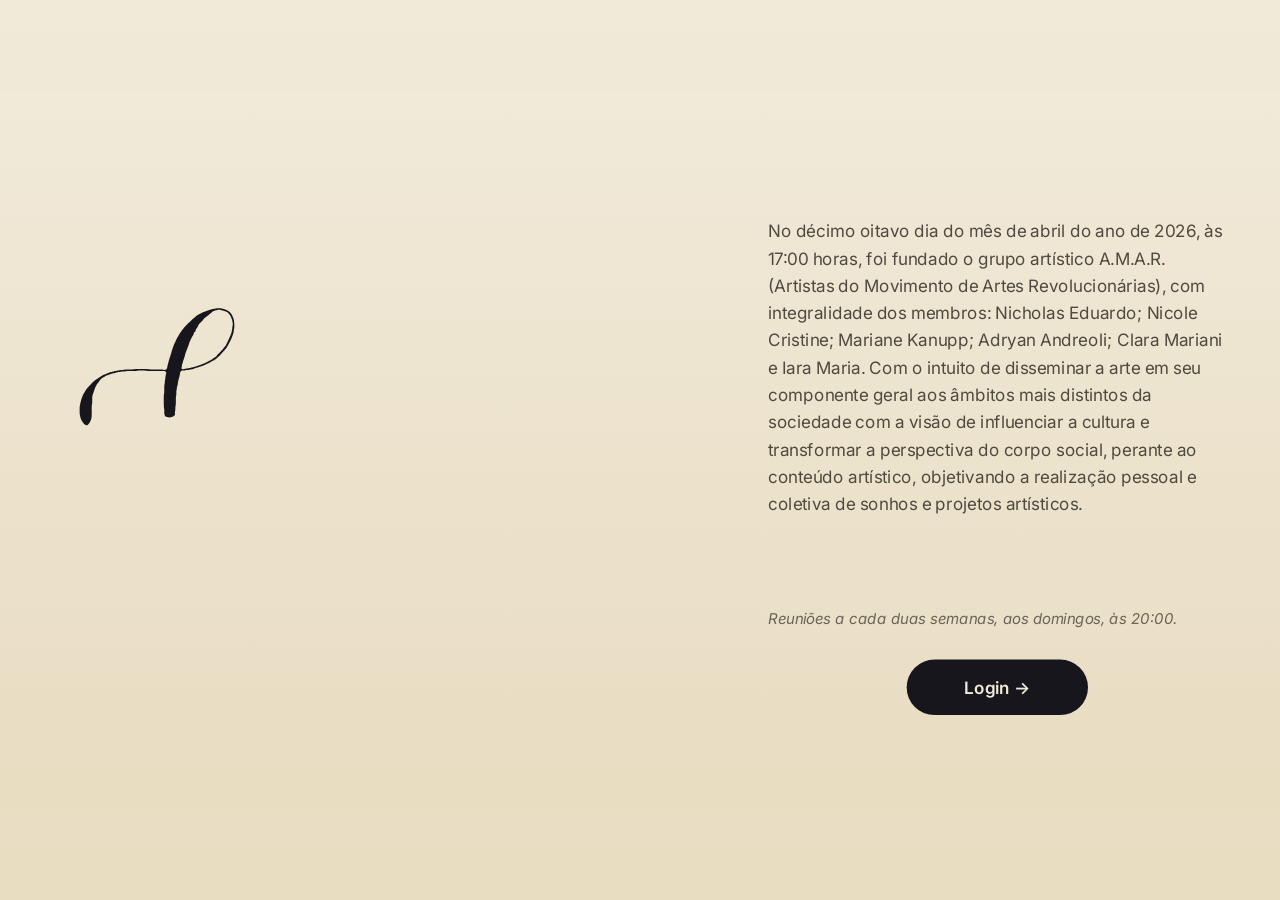
<file: index.html>
<!doctype html>
<html lang="pt-BR">
<head>
  <meta charset="utf-8">
  <link rel="icon" href="assets/logo/favicon.ico" sizes="any">
  <link rel="icon" type="image/png" sizes="32x32" href="assets/logo/favicon-32.png">
  <link rel="icon" type="image/png" sizes="192x192" href="assets/logo/favicon-192.png">
  <link rel="apple-touch-icon" href="assets/logo/apple-touch-icon.png">
  <meta name="viewport" content="width=device-width,initial-scale=1">
  <title>Gehrarte</title>
  <meta name="description" content="Gehrarte — Grupo de Estudos Históricos da Arte (UEM).">
  <link rel="stylesheet" href="assets/css/landing.css">
  <!-- esconde o painel original só até sabermos se há uma landing publicada pelo editor (paginas/landing/page.json); 1,5 s no máximo -->
  <script>document.documentElement.classList.add('chk');setTimeout(function(){document.documentElement.classList.remove('chk')},1500)</script>
</head>
<body class="landing">
  <main class="page">
    <!-- PAINEL: lettering à mão da Mariane Kanupp. Troque assets/lettering/gehrarte.svg pela arte final, se mudar. -->
    <section class="banner" aria-label="Gehrarte">
      <div class="mark">
        <h1 class="sr-only">Gehrarte</h1>
        <!-- O nome SENDO ESCRITO: o próprio SVG anima uma máscara que segue o traço da caneta (~4,2 s, letra por letra, CSS puro, sem JS).
             Versão estática (sem animação): assets/lettering/gehrarte.svg. Como foi gerado: tools/lettering/README.md -->
        <img class="word" src="assets/lettering/gehrarte-escrita.svg" alt="" width="1314" height="510" decoding="async">
        <svg class="orn" viewBox="0 0 1314 510" aria-hidden="true" fill="none" stroke="#17161d" stroke-width="2.2" stroke-linecap="round" stroke-linejoin="round">
          <path class="tw t1" d="M890 22c2 20 8 28 28 30-20 3-26 10-28 30-3-20-9-27-30-30 21-2 27-9 30-30z"/>
          <g class="tw t2"><path d="M385 62v38M366 81h38"/></g>
          <g class="tw t3"><path d="M1206 392v30M1191 407h30"/></g>
          <g fill="#17161d" stroke="none"><circle class="tw t2" cx="598" cy="70" r="4.5"/><circle class="tw t3" cx="768" cy="72" r="6.5"/><circle class="tw t1" cx="641" cy="100" r="3"/><circle class="tw t2" cx="1086" cy="388" r="5"/></g>
          <g class="tw t3"><circle cx="611" cy="388" r="5"/><circle cx="632" cy="396" r="6"/></g>
          <g class="tw t1"><circle cx="76" cy="278" r="5"/><circle cx="92" cy="272" r="3.5"/></g>
        </svg>
      </div>
    </section>

    <!-- TEXTO OFICIAL (enviado pelo gerente em 2026-10-03; limite de 250 palavras). A fonte encolhe sozinha para nada rolar. -->
    <section class="side">
      <div class="texto-box">
        <div class="texto" id="texto">
          <p>No décimo oitavo dia do mês de abril do ano de 2026, às 17:00 horas, foi fundado o grupo artístico A.M.A.R. (Artistas do Movimento de Artes Revolucionárias), com integralidade dos membros: Nicholas Eduardo; Nicole Cristine; Mariane Kanupp; Adryan Andreoli; Clara Mariani e Iara Maria. Com o intuito de disseminar a arte em seu componente geral aos âmbitos mais distintos da sociedade com a visão de influenciar a cultura e transformar a perspectiva do corpo social, perante ao conteúdo artístico, objetivando a realização pessoal e coletiva de sonhos e projetos artísticos.</p>
          <p class="reuniao">Reuniões a cada duas semanas, aos domingos, às 20:00.</p>
        </div>
      </div>
      <!-- Botão único: "Login" (→ login.html?next=home/) sem sessão; "Entrar" (→ home/) quando já há sessão. Ajustado por assets/js/home.js. -->
      <a class="entrar" id="entrar" href="login.html?next=home/" aria-label="Login: entrar com a sua conta do Gehrarte"><span class="rot">Login</span> <span aria-hidden="true">→</span></a>
    </section>
  </main>
  <div id="pagina-site" hidden></div>
  <script type="module" src="assets/js/home.js"></script>
</body>
</html>
</file>
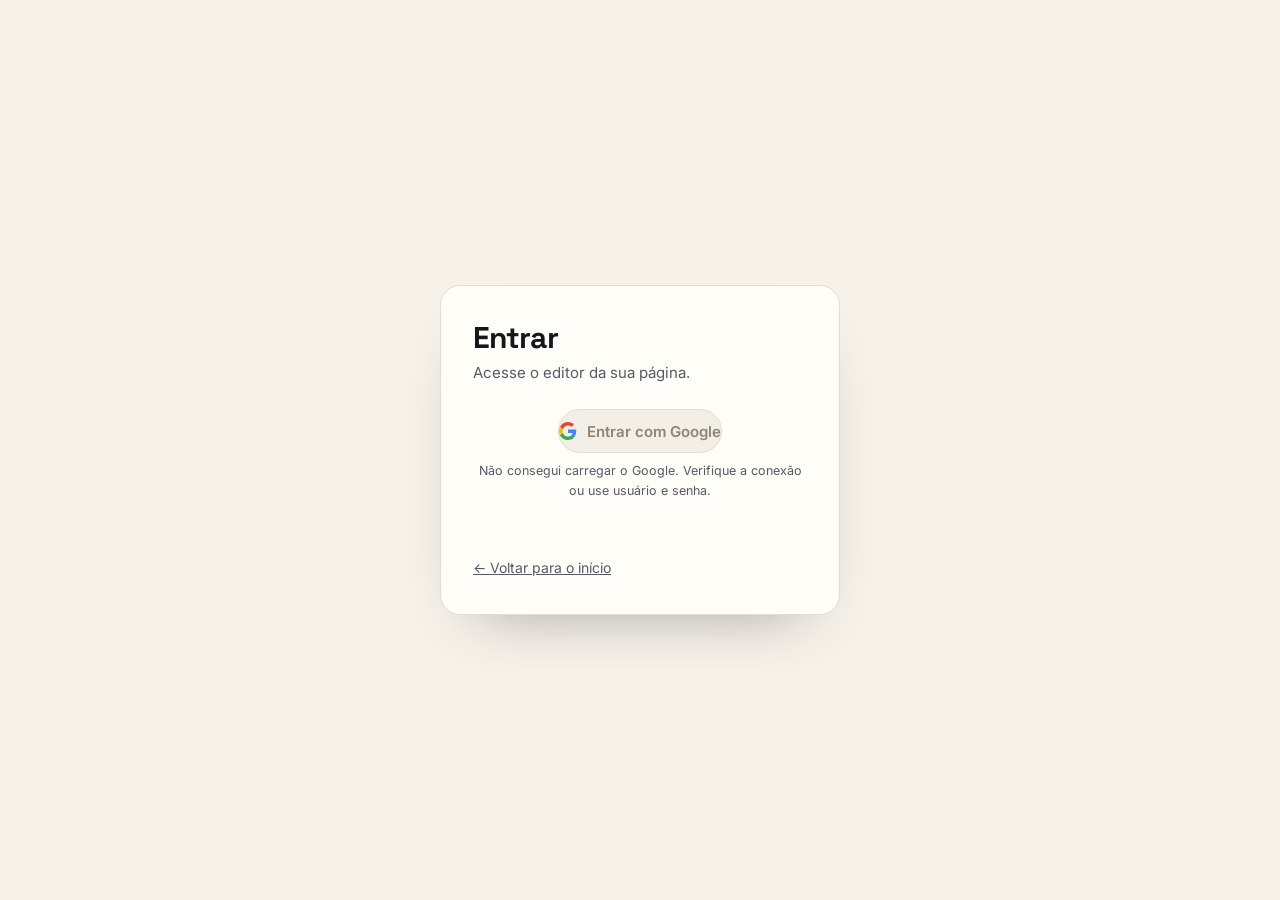
<file: arquivos/index.html>
<!doctype html>
<html lang="pt-BR">
<head>
  <meta charset="utf-8">
  <link rel="icon" href="../assets/logo/favicon.ico" sizes="any">
  <link rel="icon" type="image/png" sizes="32x32" href="../assets/logo/favicon-32.png">
  <link rel="icon" type="image/png" sizes="192x192" href="../assets/logo/favicon-192.png">
  <link rel="apple-touch-icon" href="../assets/logo/apple-touch-icon.png">
  <meta name="viewport" content="width=device-width,initial-scale=1">
  <title>Arquivos — Gehrarte</title>
  <meta name="description" content="Arquivos do Gehrarte: os seus últimos arquivos, as páginas do site, o perfil, os artigos e os materiais da equipe.">
  <link rel="preconnect" href="https://fonts.googleapis.com"><link rel="preconnect" href="https://fonts.gstatic.com" crossorigin>
  <link rel="stylesheet" href="https://fonts.googleapis.com/css2?family=Inter:wght@400;500;600;700&display=swap">
  <script>try{var t=localStorage.getItem("artatk.tema");if(t==="claro"||t==="escuro")document.documentElement.dataset.tema=t}catch(e){}</script>
  <link rel="stylesheet" href="../assets/css/anim.css">
  <link rel="stylesheet" href="../assets/css/galeria.css">
  <link rel="stylesheet" href="../assets/css/arquivos.css">
</head>
<body class="docs">
  <header class="dtop">
    <a class="dlogo" href="../home/" title="Gehrarte — voltar ao blog"><img src="../assets/logo/gehrarte-logo.png" alt="Gehrarte" width="38" height="38"></a>
    <span class="dtitle">Arquivos</span>
    <label class="dsearch">
      <svg width="18" height="18" viewBox="0 0 24 24" fill="none" stroke="currentColor" stroke-width="1.8" stroke-linecap="round" aria-hidden="true"><circle cx="11" cy="11" r="7"/><path d="M20 20l-4-4"/></svg>
      <input id="busca" type="search" placeholder="Buscar nos arquivos" aria-label="Buscar nos arquivos" autocomplete="off">
    </label>
    <nav class="dnav" aria-label="Ferramentas">
      <a href="../ferramentas/">Ferramentas</a>
      <button id="tema" type="button" class="dbtn dtema" title="Modo noturno" aria-label="Modo noturno" aria-pressed="false"><svg class="lua" width="18" height="18" viewBox="0 0 24 24" fill="none" stroke="currentColor" stroke-width="1.8" stroke-linecap="round" stroke-linejoin="round" aria-hidden="true"><path d="M20 14.5A8 8 0 0 1 9.5 4a8 8 0 1 0 10.5 10.5z"/></svg><svg class="sol" width="18" height="18" viewBox="0 0 24 24" fill="none" stroke="currentColor" stroke-width="1.8" stroke-linecap="round" aria-hidden="true"><circle cx="12" cy="12" r="4"/><path d="M12 2v2M12 20v2M2 12h2M20 12h2M5 5l1.5 1.5M17.5 17.5L19 19M19 5l-1.5 1.5M6.5 17.5L5 19"/></svg></button>
      <span class="dquem" id="quem"></span>
      <button id="sair" type="button" class="dbtn">Sair</button>
    </nav>
  </header>

  <main id="conteudo">
    <p class="carregando" id="carregando">Carregando os arquivos…</p>

    <!-- 1. A faixa de começar: Meu espaço (em destaque), Novo arquivo e os últimos editados — numa linha só -->
    <section class="dsec dsec-faixa" id="sec-comecar" aria-labelledby="h-comecar">
      <header class="dsec-h"><h2 id="h-comecar">Começar</h2><p id="sub-comecar">O seu espaço, um arquivo novo e o que você editou por último.</p></header>
      <div class="dfaixa" id="g-comecar" role="list"></div>
    </section>

    <!-- 2. O que está guardado NESTE computador (até ser exportado ou publicado) -->
    <section class="dsec" id="sec-computador" hidden aria-labelledby="h-comp">
      <header class="dsec-h"><h2 id="h-comp">No seu computador</h2><p id="sub-comp">Os arquivos e projetos que você criou: ficam neste navegador até você exportar ou publicar. Os seus materiais no Drive também aparecem aqui.</p></header>
      <div class="dgrid" id="g-computador"></div>
    </section>

    <!-- 3. O que está no ar NESTA plataforma (Gehrarte, MUVVI…), com quem pode editar o quê -->
    <section class="dsec" id="sec-publicadas" hidden aria-labelledby="h-pub">
      <header class="dsec-h">
        <h2 id="h-pub">Páginas publicadas</h2>
        <p id="sub-pub"></p>
      </header>
      <div class="dgrid" id="g-publicadas"></div>
    </section>

    <p class="vazio" id="vazio" hidden>Nenhum arquivo encontrado para essa busca.</p>
  </main>

  <div id="menu-pop" class="pop" hidden role="menu"></div>
  <script type="module" src="../assets/js/arquivos.js"></script>
</body>
</html>
</file>
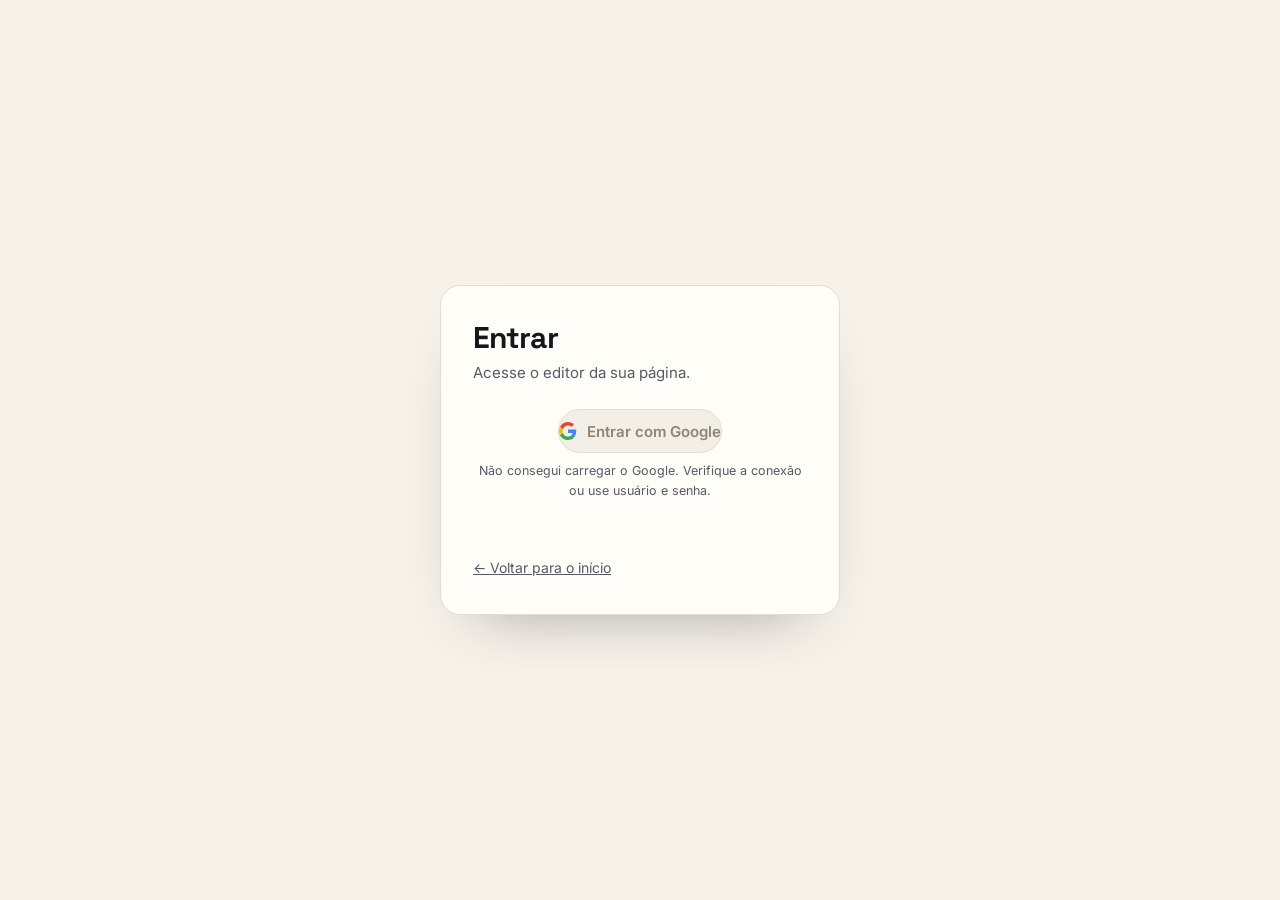
<file: documentos/index.html>
<!doctype html>
<html lang="pt-BR">
<head>
  <meta charset="utf-8">
  <meta name="viewport" content="width=device-width,initial-scale=1">
  <meta name="robots" content="noindex">
  <title>Arquivos — Gehrarte</title>
  <link rel="icon" href="../assets/logo/favicon.ico" sizes="any">
  <link rel="canonical" href="../arquivos/">
  <!-- O endereço antigo (documentos/) segue funcionando para links, favoritos e ?next= já publicados: leva a arquivos/, mantendo ?novo=1 etc. -->
  <script>location.replace('../arquivos/' + location.search + location.hash);</script>
  <noscript><meta http-equiv="refresh" content="0; url=../arquivos/"></noscript>
</head>
<body>
  <p>Esta página mudou de endereço: <a href="../arquivos/">arquivos/</a>.</p>
</body>
</html>
</file>
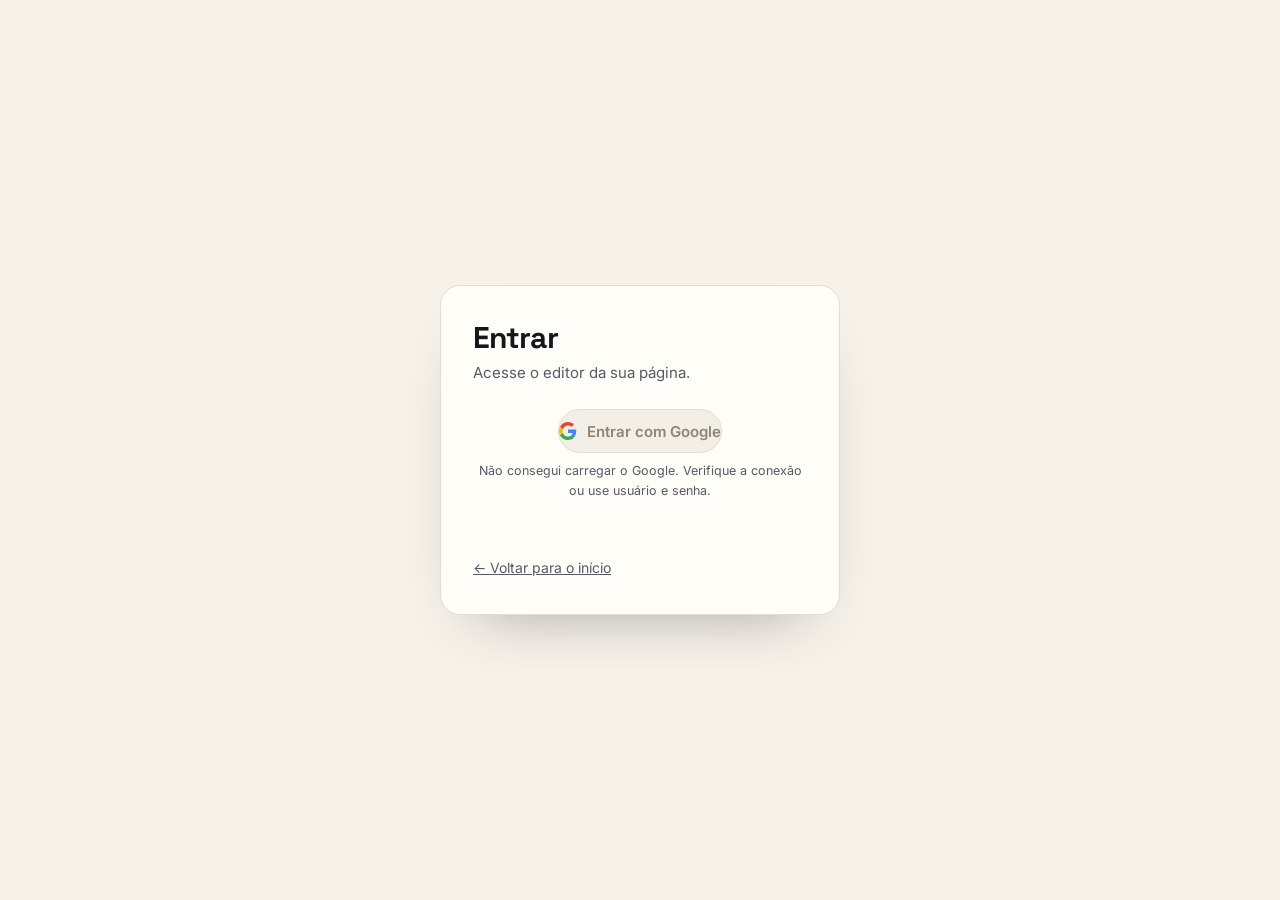
<file: editor/index.html>
<!doctype html>
<html lang="pt-BR">
<head>
  <meta charset="utf-8">
  <link rel="icon" href="../assets/logo/favicon.ico" sizes="any">
  <link rel="icon" type="image/png" sizes="32x32" href="../assets/logo/favicon-32.png">
  <link rel="icon" type="image/png" sizes="192x192" href="../assets/logo/favicon-192.png">
  <link rel="apple-touch-icon" href="../assets/logo/apple-touch-icon.png">
  <meta name="viewport" content="width=device-width,initial-scale=1,viewport-fit=cover">
  <title>ArtAtk — editor</title>
  <link rel="stylesheet" href="../assets/css/anim.css">
  <link rel="stylesheet" href="../assets/css/galeria.css">
  <link rel="stylesheet" href="editor.css">
</head>
<body class="editing">
  <header id="top">
    <a class="logo" href="../home/" title="Gehrarte — ir para a página inicial (o rascunho fica salvo)"><img src="../assets/logo/gehrarte-logo.png" alt="Gehrarte" width="38" height="38"></a>
    <button id="btn-opcoes" class="btn" type="button" aria-haspopup="menu" aria-label="Opções" title="Opções: novo arquivo, salvar em PDF e onde ficam os seus dados"><span>Opções</span><svg class="ic" width="12" height="12" viewBox="0 0 24 24" fill="none" stroke="currentColor" stroke-width="2.2" stroke-linecap="round" stroke-linejoin="round"><path d="M6 9l6 6 6-6"/></svg></button>
    <div class="tools-nav" aria-label="Ferramentas do ArtAtk">
      <span class="tn on">Editor de páginas</span>
      <button id="tn-animador" class="tn" title="Animador — criador de SVG animado: rig de peças e pinos de deformação">Animador</button>
      <button class="tn" disabled title="Em breve">Oficina de letras</button>
    </div>
    <button id="btn-inventory" class="btn" title="Voltar aos arquivos (o rascunho é salvo)" aria-label="Arquivos"><svg class="ic" width="16" height="16" viewBox="0 0 24 24" fill="none" stroke="currentColor" stroke-width="1.8" stroke-linecap="round" stroke-linejoin="round"><rect x="6" y="3" width="12" height="5" rx="1"/><rect x="6" y="10" width="12" height="5" rx="1"/><rect x="6" y="17" width="12" height="4" rx="1"/></svg><span>Arquivos</span></button>
    <input id="title" aria-label="Título da página" placeholder="Título da página" maxlength="80">
    <span id="savestate"></span>
    <div class="seg2" id="drawerseg" aria-label="Painéis">
      <button data-drawer="lib"></button><button data-drawer="layers"></button><button data-drawer="props"></button>
    </div>
    <span class="spacer"></span>
    <div class="seg2" id="devseg">
      <button data-dev="d" title="Versão para computador"><svg class="ic" width="16" height="16" viewBox="0 0 24 24" fill="none" stroke="currentColor" stroke-width="1.8" stroke-linecap="round" stroke-linejoin="round"><rect x="2" y="4" width="20" height="13" rx="2"/><path d="M8 21h8M12 17v4"/></svg><span>PC</span></button>
      <button data-dev="m" title="Versão para celular"><svg class="ic" width="16" height="16" viewBox="0 0 24 24" fill="none" stroke="currentColor" stroke-width="1.8" stroke-linecap="round" stroke-linejoin="round"><rect x="7" y="2" width="10" height="20" rx="2"/><path d="M11 18h2"/></svg><span>Celular</span></button>
    </div>
    <div class="zoom">
      <button id="zout" class="btn icon" title="Diminuir zoom (Ctrl −)">−</button>
      <button id="zfit" class="btn" title="Ajustar à tela (Ctrl 0)"><span id="zval">100%</span></button>
      <button id="zin" class="btn icon" title="Aumentar zoom (Ctrl +)">+</button>
    </div>
    <button id="undo" class="btn icon" title="Desfazer (Ctrl Z)" disabled><svg class="ic" width="16" height="16" viewBox="0 0 24 24" fill="none" stroke="currentColor" stroke-width="1.8" stroke-linecap="round" stroke-linejoin="round"><path d="M9 14L4 9l5-5M4 9h10a6 6 0 0 1 0 12h-3"/></svg></button>
    <button id="redo" class="btn icon" title="Refazer (Ctrl Y)" disabled><svg class="ic" width="16" height="16" viewBox="0 0 24 24" fill="none" stroke="currentColor" stroke-width="1.8" stroke-linecap="round" stroke-linejoin="round"><path d="M15 14l5-5-5-5M20 9H10a6 6 0 0 0 0 12h3"/></svg></button>
    <button id="btn-anim" class="btn" title="Pausar ou tocar as animações no editor"></button>
    <button id="btn-preview" class="btn">Visualizar</button>
    <button id="btn-savefile" class="btn primary" hidden title="Baixa o seu projeto como arquivo, no seu computador">Salvar arquivo</button>
    <button id="btn-publish" class="btn primary">Publicar</button>
    <span id="who" class="who"></span>
    <button id="btn-panels" class="btn icon" title="Painéis: mostrar, esconder e reorganizar (Ctrl \)" aria-label="Painéis"><svg class="ic" width="16" height="16" viewBox="0 0 24 24" fill="none" stroke="currentColor" stroke-width="1.8" stroke-linecap="round" stroke-linejoin="round"><rect x="3" y="4" width="18" height="16" rx="2"/><path d="M9 4v16M9 11h12"/></svg></button>
  </header>

  <div id="app">
    <div id="dock-left" class="dock" data-side="left"></div>
    <div id="center">
      <div id="pathbar" title="Qual página você está editando: tipo, estado (só no inventário / publicada) e arquivo. O rascunho fica salvo neste navegador."><span id="pb-kind" class="chip"></span><span id="pb-state" class="chip"></span><span id="pb-path"></span><i>·</i><span id="pb-name"></span><span id="pb-dev"></span></div>
      <div id="abas-bar" class="abas-bar" hidden role="tablist" aria-label="Abas do projeto"></div>
      <div id="vpwrap">
        <button id="reg-canto" type="button" title="Unidade e guias das réguas" aria-label="Unidade e guias das réguas" aria-haspopup="menu">px</button>
        <canvas id="reg-h" aria-hidden="true" title="Arraste para baixo para criar uma guia"></canvas>
        <canvas id="reg-v" aria-hidden="true" title="Arraste para a direita para criar uma guia"></canvas>
        <main id="viewport">
          <div id="stage"><div id="holder"></div><div id="overlay"></div></div>
        </main>
      </div>
    </div>
    <div id="dock-right" class="dock" data-side="right"></div>
    <div id="floats"></div>
    <div id="drawer" hidden></div>
    <!-- os painéis nascem aqui; o dock.js os coloca nas molduras (docks, flutuantes, gavetas ou outra janela) -->
    <div id="panel-pool" hidden>
      <nav id="rail" aria-label="Ferramentas">
        <button data-tool="select" title="Selecionar (V)"><svg class="ic" width="20" height="20" viewBox="0 0 24 24" fill="none" stroke="currentColor" stroke-width="1.8" stroke-linecap="round" stroke-linejoin="round"><path d="M5 3l13 6.5-5.5 2L10 17z"/></svg></button>
        <button data-tool="text" title="Texto (T)"><svg class="ic" width="20" height="20" viewBox="0 0 24 24" fill="none" stroke="currentColor" stroke-width="1.8" stroke-linecap="round" stroke-linejoin="round"><path d="M5 6V4h14v2M12 4v16M9 20h6"/></svg></button>
        <button data-tool="shape" title="Forma — arraste no canvas (R)"><svg class="ic" width="20" height="20" viewBox="0 0 24 24" fill="none" stroke="currentColor" stroke-width="1.8" stroke-linecap="round" stroke-linejoin="round"><rect x="4" y="4" width="16" height="16" rx="2"/></svg></button>
        <button data-tool="pencil" title="Lápis (P)"><svg class="ic" width="20" height="20" viewBox="0 0 24 24" fill="none" stroke="currentColor" stroke-width="1.8" stroke-linecap="round" stroke-linejoin="round"><path d="M4 20l1-4L16 5l3 3L8 19zM14 7l3 3"/></svg></button>
        <button data-tool="wand" title="Varinha mágica — clique numa imagem para tirar o fundo (W)"><svg class="ic" width="20" height="20" viewBox="0 0 24 24" fill="none" stroke="currentColor" stroke-width="1.8" stroke-linecap="round" stroke-linejoin="round"><path d="M5 19L19 5M15 3v4M13 5h4M5 7v3M3.5 8.5h3M19 15v4M17 17h4"/></svg></button>
        <button data-tool="hand" title="Mover a vista — arraste o canvas (H)"><svg class="ic" width="20" height="20" viewBox="0 0 24 24" fill="none" stroke="currentColor" stroke-width="1.8" stroke-linecap="round" stroke-linejoin="round"><path d="M8 12V6a1.5 1.5 0 0 1 3 0v5M11 11V4.5a1.5 1.5 0 0 1 3 0V11M14 11V6a1.5 1.5 0 0 1 3 0v8a6 6 0 0 1-6 6h-1a6 6 0 0 1-5-3l-2-4a1.5 1.5 0 0 1 2.5-1.5L8 14"/></svg></button>
      <button data-tool="image" title="Imagem…"><svg class="ic" width="20" height="20" viewBox="0 0 24 24" fill="none" stroke="currentColor" stroke-width="1.8" stroke-linecap="round" stroke-linejoin="round"><rect x="3" y="4" width="18" height="16" rx="2"/><circle cx="9" cy="10" r="1.5"/><path d="M21 16l-5-5-8 8"/></svg></button>
      </nav>
      <aside id="p-els" aria-label="Elementos"></aside>
      <aside id="p-folha" aria-label="Folha de design"></aside>
      <aside id="p-svg" aria-label="SVG animado"></aside>
      <aside id="p-media" aria-label="Mídia"></aside>
      <aside id="p-drive" aria-label="Drive"></aside>
      <aside id="p-tpl" aria-label="Modelos"></aside>
      <aside id="props" aria-label="Propriedades"></aside>
      <aside id="layerspane" aria-label="Camadas"></aside>
    </div>
  </div>

  <div id="rotate" hidden role="alert">
    <svg class="ic" width="56" height="56" viewBox="0 0 24 24" fill="none" stroke="currentColor" stroke-width="1.4" stroke-linecap="round" stroke-linejoin="round"><rect x="8" y="9" width="8" height="6" rx="1"/><path d="M4 12a8 8 0 0 1 14-5.3L20 9M20 4v5h-5"/></svg>
    <h2>Gire o celular</h2>
    <p>O ArtAtk funciona na horizontal. Vire o aparelho de lado para continuar — o seu trabalho está salvo.</p>
    <button class="btn primary" data-full type="button">Tela cheia e travar na horizontal</button>
  </div>
  <script type="module" src="../assets/js/editor/main.js"></script>
</body>
</html>
</file>
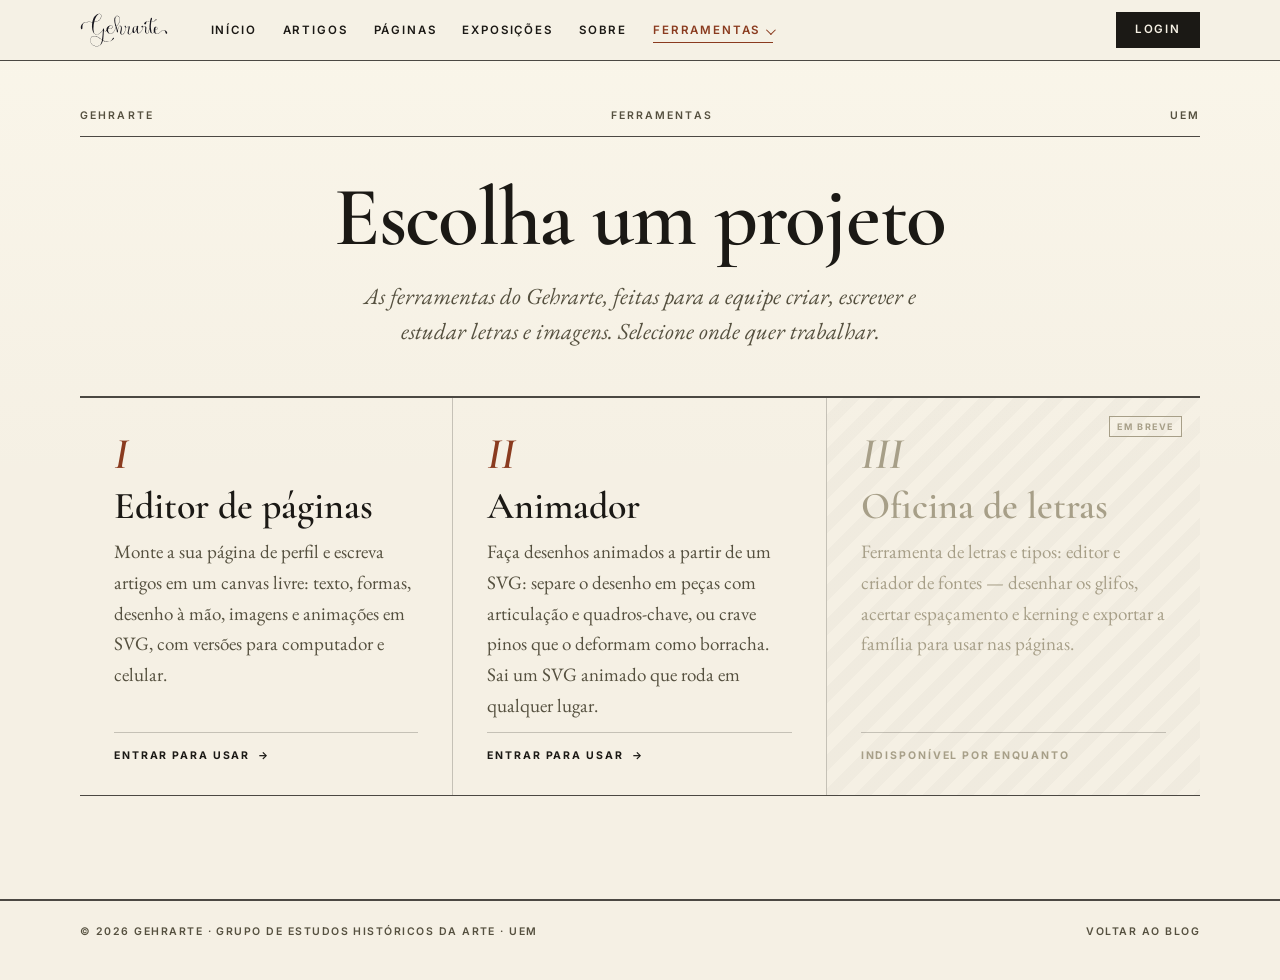
<file: ferramentas/index.html>
<!doctype html>
<html lang="pt-BR">
<head>
  <meta charset="utf-8">
  <link rel="icon" href="../assets/logo/favicon.ico" sizes="any">
  <link rel="icon" type="image/png" sizes="32x32" href="../assets/logo/favicon-32.png">
  <link rel="icon" type="image/png" sizes="192x192" href="../assets/logo/favicon-192.png">
  <link rel="apple-touch-icon" href="../assets/logo/apple-touch-icon.png">
  <meta name="viewport" content="width=device-width,initial-scale=1">
  <title>Ferramentas — Gehrarte</title>
  <meta name="description" content="Ferramentas do Gehrarte: editor de páginas, máquina de escrever e tipografia.">
  <link rel="preconnect" href="https://fonts.googleapis.com"><link rel="preconnect" href="https://fonts.gstatic.com" crossorigin>
  <link rel="stylesheet" href="https://fonts.googleapis.com/css2?family=Cormorant+Garamond:ital,wght@0,500;0,600;0,700;1,500;1,600&family=EB+Garamond:ital,wght@0,400;0,500;1,400&family=Inter:wght@500;600;700&display=swap">
  <link rel="stylesheet" href="../assets/css/blog.css">
</head>
<body class="blog">
  <header id="site-nav" data-site-nav data-active="ferramentas" data-next="ferramentas/"></header>

  <main id="conteudo">
    <div class="wrap mastro">
      <div class="mastro-top"><span>Gehrarte</span><span>Ferramentas</span><span>UEM</span></div>
      <h1 class="ferr-titulo">Escolha um projeto</h1>
      <p class="ferr-intro">As ferramentas do Gehrarte, feitas para a equipe criar, escrever e estudar letras e imagens. Selecione onde quer trabalhar.</p>
    </div>

    <div class="wrap">
      <div class="cartoes">
        <a class="cartao" id="card-editor" href="../login.html?next=arquivos/" aria-describedby="d-editor">
          <span class="rom" aria-hidden="true">I</span>
          <h3>Editor de páginas</h3>
          <p id="d-editor">Monte a sua página de perfil e escreva artigos em um canvas livre: texto, formas, desenho à mão, imagens e animações em SVG, com versões para computador e celular.</p>
          <span class="acao"><b id="acao-editor">Entrar para usar</b> <span aria-hidden="true">→</span></span>
        </a>
        <a class="cartao" id="card-animador" href="../login.html?next=editor/%3Fanimador%3D1" aria-describedby="d-anim">
          <span class="rom" aria-hidden="true">II</span>
          <h3>Animador</h3>
          <p id="d-anim">Faça desenhos animados a partir de um SVG: separe o desenho em peças com articulação e quadros-chave, ou crave pinos que o deformam como borracha. Sai um SVG animado que roda em qualquer lugar.</p>
          <span class="acao"><b id="acao-animador">Entrar para usar</b> <span aria-hidden="true">→</span></span>
        </a>
        <div class="cartao soon" aria-disabled="true" aria-describedby="d-tipo">
          <span class="selo">Em breve</span>
          <span class="rom" aria-hidden="true">III</span>
          <h3>Oficina de letras</h3>
          <p id="d-tipo">Ferramenta de letras e tipos: editor e criador de fontes — desenhar os glifos, acertar espaçamento e kerning e exportar a família para usar nas páginas.</p>
          <span class="acao">Indisponível por enquanto</span>
        </div>
      </div>
    </div>
  </main>

  <footer class="rodape">
    <div class="wrap">
      <span>© 2026 Gehrarte · Grupo de Estudos Históricos da Arte · UEM</span>
      <span class="links"><a href="../home/">Voltar ao blog</a></span>
    </div>
  </footer>

  <script type="module" src="../assets/js/site-nav.js"></script>
  <script type="module" src="../assets/js/ferramentas.js"></script>
</body>
</html>
</file>
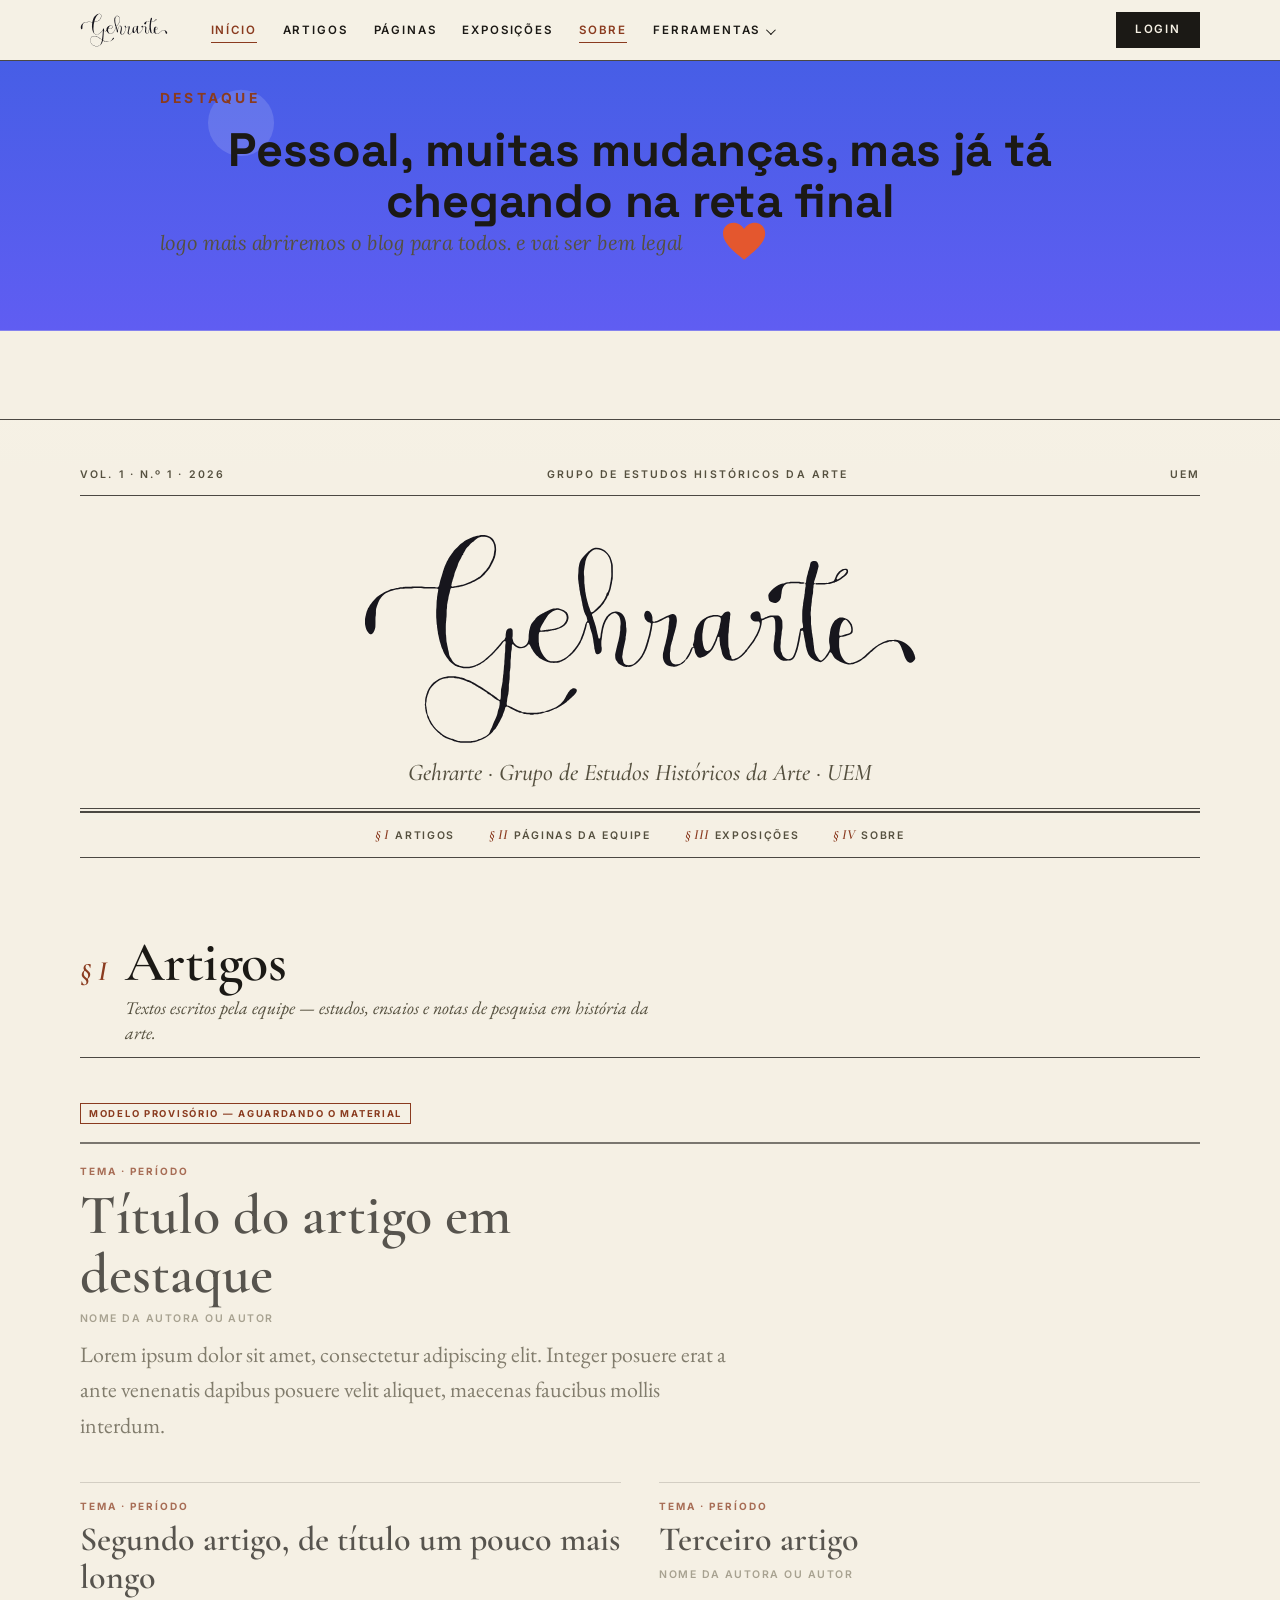
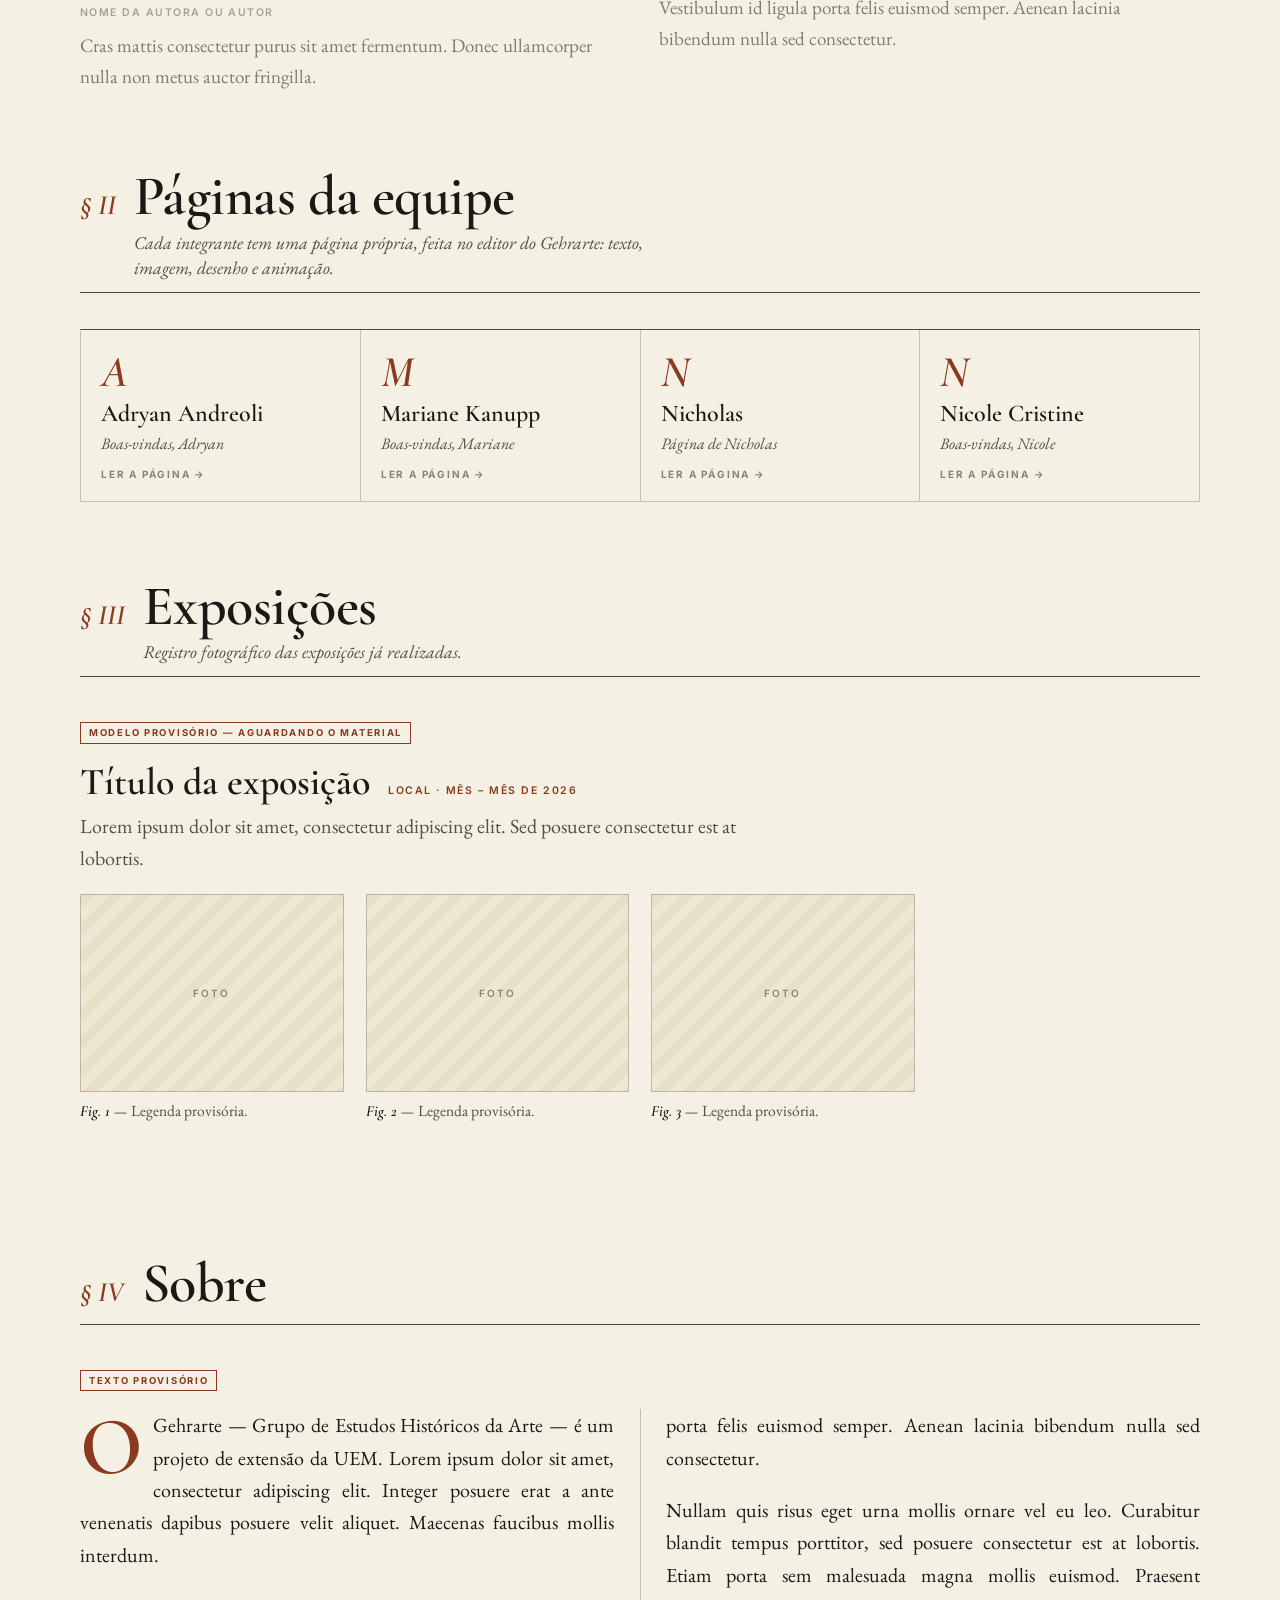
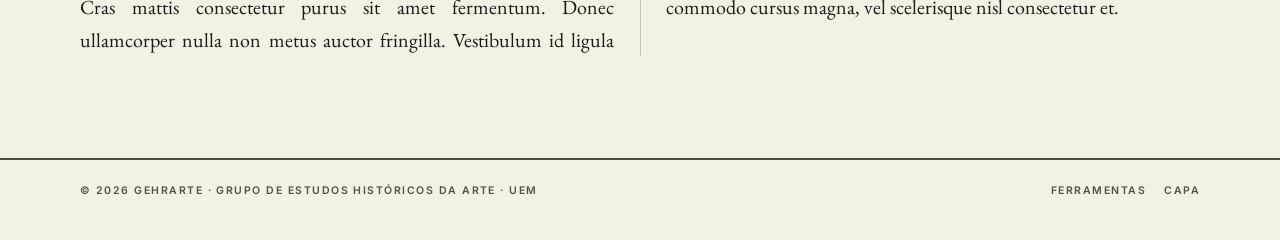
<file: home/index.html>
<!doctype html>
<html lang="pt-BR">
<head>
  <meta charset="utf-8">
  <link rel="icon" href="../assets/logo/favicon.ico" sizes="any">
  <link rel="icon" type="image/png" sizes="32x32" href="../assets/logo/favicon-32.png">
  <link rel="icon" type="image/png" sizes="192x192" href="../assets/logo/favicon-192.png">
  <link rel="apple-touch-icon" href="../assets/logo/apple-touch-icon.png">
  <meta name="viewport" content="width=device-width,initial-scale=1">
  <title>Gehrarte — Grupo de Estudos Históricos da Arte</title>
  <meta name="description" content="Blog do Gehrarte, Grupo de Estudos Históricos da Arte (UEM): artigos, páginas da equipe e exposições.">
  <link rel="preconnect" href="https://fonts.googleapis.com"><link rel="preconnect" href="https://fonts.gstatic.com" crossorigin>
  <link rel="stylesheet" href="https://fonts.googleapis.com/css2?family=Cormorant+Garamond:ital,wght@0,500;0,600;0,700;1,500;1,600&family=EB+Garamond:ital,wght@0,400;0,500;1,400&family=Inter:wght@500;600;700&display=swap">
  <link rel="stylesheet" href="../assets/css/blog.css">
</head>
<body class="blog">
  <header id="site-nav" data-site-nav data-active="inicio" data-next="home/"></header>

  <main id="conteudo">
    <!-- FAIXA DE DESTAQUE: feita no editor (paginas/home/page.json). Só aparece depois de publicada; vazia, não ocupa espaço. -->
    <div id="destaque-home" aria-label="Destaque"></div>
    <!-- MASTRO do periódico -->
    <div class="wrap mastro">
      <div class="mastro-top"><span>Vol. 1 · n.º 1 · 2026</span><span>Grupo de Estudos Históricos da Arte</span><span>UEM</span></div>
      <h1 class="mastro-titulo"><img src="../assets/lettering/gehrarte.svg" alt="Gehrarte" width="1314" height="510"></h1>
      <p class="mastro-sub">Gehrarte · Grupo de Estudos Históricos da Arte · UEM</p>
      <div class="regra-dupla" role="presentation"></div>
      <nav class="sumario" aria-label="Neste número">
        <a href="#artigos"><b>§ I</b>Artigos</a>
        <a href="#paginas"><b>§ II</b>Páginas da equipe</a>
        <a href="#exposicoes"><b>§ III</b>Exposições</a>
        <a href="#sobre"><b>§ IV</b>Sobre</a>
      </nav>
    </div>

    <div class="wrap">
      <section class="sec" id="artigos" aria-labelledby="h-artigos">
        <header class="sec-h"><span class="num">§ I</span><h2 id="h-artigos">Artigos</h2><p>Textos escritos pela equipe — estudos, ensaios e notas de pesquisa em história da arte.</p></header>
        <div id="lista-artigos" class="artigos" aria-live="polite"></div>
      </section>

      <section class="sec" id="paginas" aria-labelledby="h-paginas">
        <header class="sec-h"><span class="num">§ II</span><h2 id="h-paginas">Páginas da equipe</h2><p>Cada integrante tem uma página própria, feita no editor do Gehrarte: texto, imagem, desenho e animação.</p></header>
        <div id="lista-paginas" class="equipe" aria-live="polite"></div>
      </section>

      <section class="sec" id="exposicoes" aria-labelledby="h-expos">
        <header class="sec-h"><span class="num">§ III</span><h2 id="h-expos">Exposições</h2><p>Registro fotográfico das exposições já realizadas.</p></header>
        <div id="lista-expos" aria-live="polite"></div>
      </section>

      <section class="sec" id="sobre" aria-labelledby="h-sobre">
        <header class="sec-h"><span class="num">§ IV</span><h2 id="h-sobre">Sobre</h2></header>
        <!-- TEXTO PROVISÓRIO: será trocado pelo texto oficial do projeto de extensão. -->
        <span class="modelo-aviso">Texto provisório</span>
        <div class="sobre">
          <p>O Gehrarte — Grupo de Estudos Históricos da Arte — é um projeto de extensão da UEM. Lorem ipsum dolor sit amet, consectetur adipiscing elit. Integer posuere erat a ante venenatis dapibus posuere velit aliquet. Maecenas faucibus mollis interdum.</p>
          <p>Cras mattis consectetur purus sit amet fermentum. Donec ullamcorper nulla non metus auctor fringilla. Vestibulum id ligula porta felis euismod semper. Aenean lacinia bibendum nulla sed consectetur.</p>
          <p>Nullam quis risus eget urna mollis ornare vel eu leo. Curabitur blandit tempus porttitor, sed posuere consectetur est at lobortis. Etiam porta sem malesuada magna mollis euismod. Praesent commodo cursus magna, vel scelerisque nisl consectetur et.</p>
        </div>
      </section>
    </div>
  </main>

  <footer class="rodape">
    <div class="wrap">
      <span>© 2026 Gehrarte · Grupo de Estudos Históricos da Arte · UEM</span>
      <span class="links"><a href="../ferramentas/">Ferramentas</a><a href="../">Capa</a></span>
    </div>
  </footer>

  <script type="module" src="../assets/js/site-nav.js"></script>
  <script type="module" src="../assets/js/blog.js"></script>
</body>
</html>
</file>
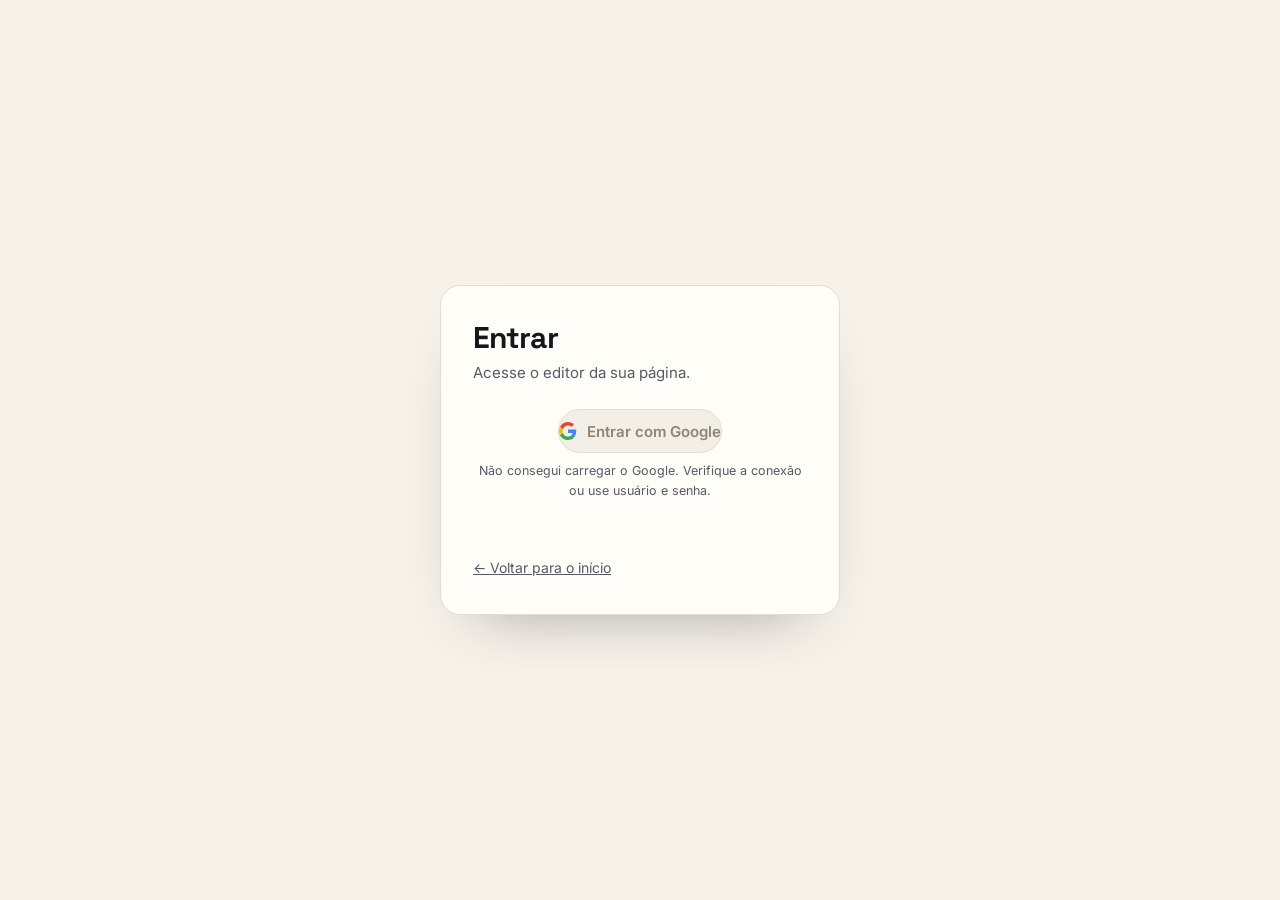
<file: login.html>
<!doctype html>
<html lang="pt-BR">
<head>
  <meta charset="utf-8">
  <link rel="icon" href="assets/logo/favicon.ico" sizes="any">
  <link rel="icon" type="image/png" sizes="32x32" href="assets/logo/favicon-32.png">
  <link rel="icon" type="image/png" sizes="192x192" href="assets/logo/favicon-192.png">
  <link rel="apple-touch-icon" href="assets/logo/apple-touch-icon.png">
  <meta name="viewport" content="width=device-width,initial-scale=1">
  <title>Entrar — Gehrarte</title>
  <link rel="stylesheet" href="https://fonts.googleapis.com/css2?family=Inter:wght@400;500;600&family=Space+Grotesk:wght@500;700&display=swap">
  <link rel="stylesheet" href="assets/css/site.css">
</head>
<body class="login-page">
  <form class="card" id="form" autocomplete="on" novalidate>
    <h1>Entrar</h1>
    <p class="sub">Acesse o editor da sua página.</p>
    <div id="google-area">
      <div id="g-btn"></div>
      <p class="hint-g" id="g-note"></p>
    </div>
    <div class="ou" id="ou"><span>ou entre com usuário e senha</span></div>
    <label class="f">Usuário<input name="u" autocomplete="username" autocapitalize="none" required autofocus></label>
    <label class="f">Senha<input name="p" type="password" autocomplete="current-password" required></label>
    <p class="err" id="err" role="alert"></p>
    <button class="btn accent" id="go">Entrar</button>
    <a class="back" href="./">← Voltar para o início</a>
  </form>
  <script type="module" src="assets/js/login.js"></script>
</body>
</html>
</file>
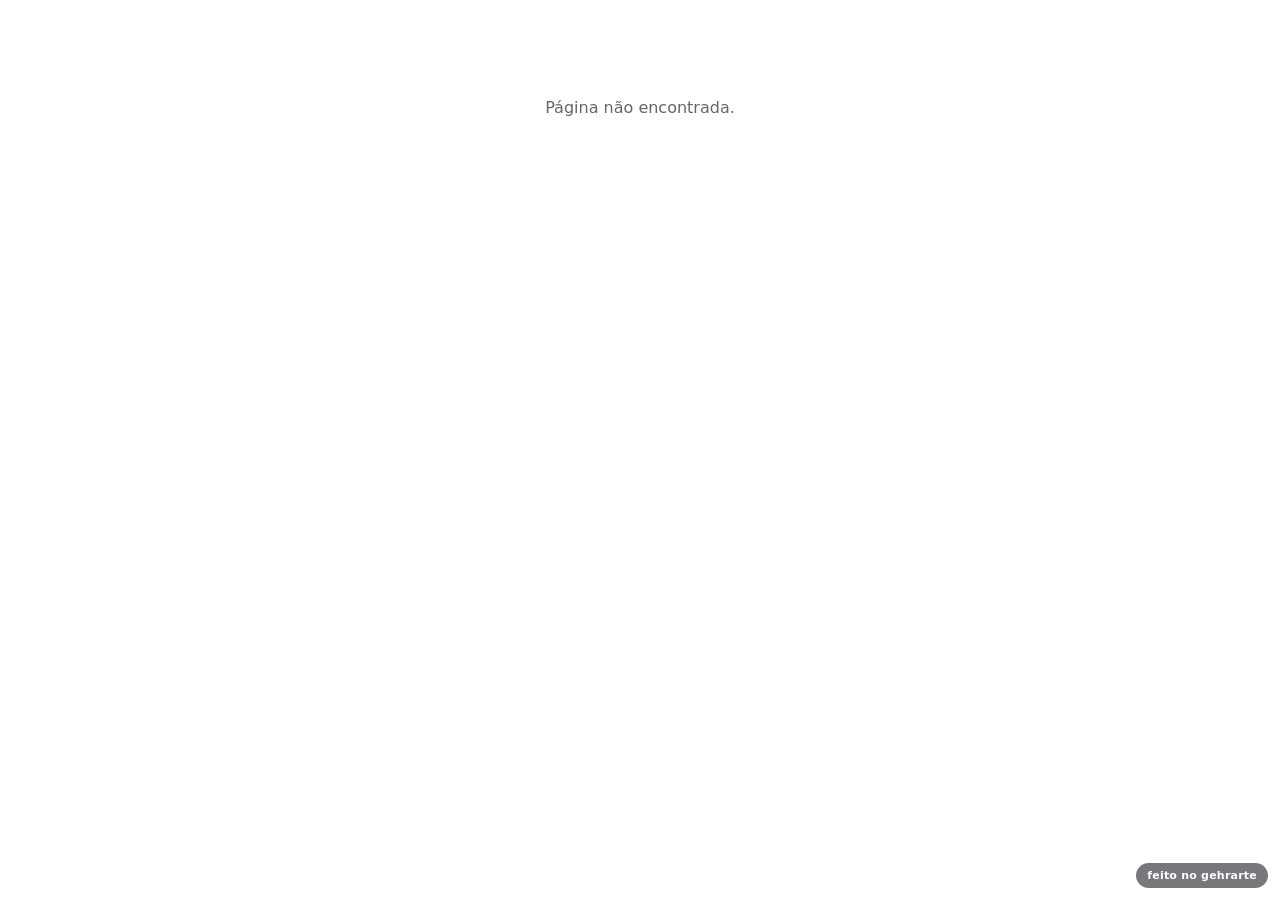
<file: perfil.html>
<!doctype html>
<html lang="pt-BR">
<head>
  <meta charset="utf-8">
  <link rel="icon" href="assets/logo/favicon.ico" sizes="any">
  <link rel="icon" type="image/png" sizes="32x32" href="assets/logo/favicon-32.png">
  <link rel="icon" type="image/png" sizes="192x192" href="assets/logo/favicon-192.png">
  <link rel="apple-touch-icon" href="assets/logo/apple-touch-icon.png">
  <meta name="viewport" content="width=device-width,initial-scale=1">
  <title>Página — Gehrarte</title>
  <link rel="stylesheet" href="assets/css/anim.css">
  <link rel="stylesheet" href="assets/css/viewer.css">
  <link rel="stylesheet" href="assets/css/impressao.css">
</head>
<body class="viewer">
  <div id="toolbar" hidden></div>
  <main id="root"><p class="msg">Carregando…</p></main>
  <a id="badge" href="./">feito no gehrarte</a>
  <script type="module" src="assets/js/perfil.js"></script>
</body>
</html>
</file>
<file: assets/css/landing.css>
/* Landing do Gehrarte: um painel só, sem rolagem. Lettering + enfeites de um lado; texto e "Entrar" do outro. */
:root{ --papel:#f1ead9; --papel-2:#e8dcc1; --tinta:#17161d; --tinta-2:#4f4a40; --font:'Inter',system-ui,-apple-system,'Segoe UI',sans-serif; --pad:clamp(16px,3vw,44px) }
*{box-sizing:border-box}
html,body{height:100%;margin:0;overflow:hidden}
body.landing{background:var(--papel);color:var(--tinta);font:17px/1.6 var(--font);-webkit-font-smoothing:antialiased}
.sr-only{position:absolute;width:1px;height:1px;overflow:hidden;clip:rect(0 0 0 0);white-space:nowrap}

.page{height:100vh;height:100dvh;display:grid;grid-template-columns:minmax(0,1.3fr) minmax(0,1fr);align-items:center;gap:clamp(20px,4vw,64px);
  padding:var(--pad) clamp(20px,5vw,72px);
  background:radial-gradient(120% 90% at 30% 0%,#faf5e8 0%,transparent 60%),linear-gradient(180deg,var(--papel) 0%,var(--papel-2) 100%)}

/* ---- lettering ---- */
.banner{display:grid;place-items:center;min-width:0;min-height:0}
.mark{position:relative;width:min(100%,calc((100vh - 2 * var(--pad)) * 1314 / 510));width:min(100%,calc((100dvh - 2 * var(--pad)) * 1314 / 510));aspect-ratio:1314/510}
.mark .word,.mark .orn{position:absolute;inset:0;width:100%;height:100%;display:block}
/* O NOME SENDO ESCRITO vem do próprio SVG (assets/lettering/gehrarte-escrita.svg): uma máscara anima seguindo o traço da caneta.
   Não há transição aqui — nada de cortina esquerda→direita. Os enfeites entram depois que a escrita termina. */
.mark .word{object-fit:contain}
.mark{--escrita:4.6s}   /* duração da escrita no SVG (~4,2 s, letra por letra) + folga */
.mark .orn{pointer-events:none;overflow:visible;animation:surge 1.2s ease var(--escrita) both}
@keyframes surge{from{opacity:0}to{opacity:1}}
.tw{transform-box:fill-box;transform-origin:center;animation:brilha 3.4s ease-in-out infinite}
.t2{animation-delay:-1.1s}.t3{animation-delay:-2.2s}
@keyframes brilha{0%,100%{opacity:.35;transform:scale(.85)}50%{opacity:1;transform:scale(1.08)}}

/* ---- texto + Entrar ---- */
.side{display:flex;flex-direction:column;gap:clamp(14px,2.4vh,28px);min-width:0;min-height:0;max-height:100%;align-self:stretch;justify-content:center}
.texto-box{flex:0 1 auto;min-height:0;overflow:hidden}
.texto{font-size:var(--fs,clamp(14px,1.25vw,18px));color:var(--tinta-2);line-height:1.6;max-width:56ch}
.texto p{margin:0 0 .8em}.texto p:last-child{margin:0}
.texto .reuniao{margin-top:1.1em;font-size:.9em;font-style:italic;color:var(--tinta-3,var(--tinta-2));opacity:.85}
.entrar{flex:none;align-self:flex-start;display:inline-flex;align-items:center;gap:10px;background:var(--tinta);color:var(--papel);text-decoration:none;font:600 16px/1 var(--font);padding:15px 30px;border-radius:999px;transition:transform .15s,background .15s,box-shadow .15s;box-shadow:0 8px 22px -12px rgba(23,22,29,.7)}
.entrar:hover{background:#34303f;transform:translateY(-1px)}
.entrar:hover span[aria-hidden]{transform:translateX(3px)}
.entrar span[aria-hidden]{display:inline-block;transition:transform .15s}
.entrar:focus-visible{outline:3px solid #7b5cff;outline-offset:3px}

/* celular / telas em pé: empilha (lettering em cima, texto embaixo) */
@media (max-width:760px),(max-aspect-ratio:1/1){
  .page{grid-template-columns:minmax(0,1fr);grid-template-rows:auto minmax(0,1fr);align-items:start;gap:clamp(10px,2vh,24px);padding:clamp(14px,3vh,32px) clamp(18px,6vw,40px)}
  .mark{width:min(100%,calc(46dvh * 1314 / 510))}
  .side{align-self:stretch;justify-content:flex-start;height:100%}
  .texto{max-width:none}
}
/* landing publicada pelo editor (paginas/landing): a página inteira cabe na janela, sem rolagem */
html.chk .page{visibility:hidden}
#pagina-site{position:fixed;inset:0;display:flex;align-items:center;justify-content:center;overflow:hidden}
#pagina-site[hidden]{display:none}
body.landing-doc .page{display:none}
@media (prefers-reduced-motion:reduce){
  .mark .word,.mark .orn,.tw{animation:none !important}
}
</file>
<file: assets/css/anim.css>
/* Animações compartilhadas: página pública e editor. */
.el{position:absolute;box-sizing:border-box}
.el-in,.el-lp{display:block;width:100%;height:100%;color:inherit;text-decoration:none}
.el-text .el-in,.el-text .el-lp{height:auto}
.el-ct{position:relative;width:100%;height:100%}
.el-text .el-ct{height:auto}
.el-ct svg{display:block}
.el-ct img{display:block;width:100%;height:100%;user-select:none;-webkit-user-drag:none}
.el-ct.txt{white-space:pre-wrap;overflow-wrap:break-word}
.shape-label{position:absolute;inset:0;display:flex;align-items:center;justify-content:center;text-align:center;padding:0 .5em;pointer-events:none;line-height:1.15}
.img-missing{display:grid;place-items:center;width:100%;height:100%;background:repeating-linear-gradient(45deg,#e8e6ef,#e8e6ef 8px,#f3f2f8 8px,#f3f2f8 16px);color:#8a8799;font:12px/1.2 system-ui;text-align:center;padding:6px}

/* ----- entrada (acontece quando o elemento aparece na tela) ----- */
.js-anim .an-pre{opacity:0}
.an-in.an-go{animation-duration:var(--ad,.8s);animation-timing-function:var(--ae,ease-out);animation-delay:var(--adl,0s);animation-fill-mode:backwards}
.an-in-fade.an-go{animation-name:kf-fade}
.an-in-fade-up.an-go{animation-name:kf-fade-up}
.an-in-fade-down.an-go{animation-name:kf-fade-down}
.an-in-fade-left.an-go{animation-name:kf-fade-left}
.an-in-fade-right.an-go{animation-name:kf-fade-right}
.an-in-zoom-in.an-go{animation-name:kf-zoom-in}
.an-in-zoom-out.an-go{animation-name:kf-zoom-out}
.an-in-bounce-in.an-go{animation-name:kf-bounce-in}
.an-in-rotate-in.an-go{animation-name:kf-rotate-in}
.an-in-flip.an-go{animation-name:kf-flip}
.an-in-blur-in.an-go{animation-name:kf-blur-in}
.an-in-reveal.an-go{animation-name:kf-reveal}
.an-in-draw :is(path,line,polyline,polygon,circle,ellipse,rect){stroke-dasharray:1;stroke-dashoffset:0}
.an-in-draw.an-go :is(path,line,polyline,polygon,circle,ellipse,rect){animation:kf-draw var(--ad,.8s) var(--ae,ease-out) var(--adl,0s) backwards}
@keyframes kf-fade{from{opacity:0}}
@keyframes kf-fade-up{from{opacity:0;transform:translateY(48px)}}
@keyframes kf-fade-down{from{opacity:0;transform:translateY(-48px)}}
@keyframes kf-fade-left{from{opacity:0;transform:translateX(-48px)}}
@keyframes kf-fade-right{from{opacity:0;transform:translateX(48px)}}
@keyframes kf-zoom-in{from{opacity:0;transform:scale(.6)}}
@keyframes kf-zoom-out{from{opacity:0;transform:scale(1.5)}}
@keyframes kf-bounce-in{0%{opacity:0;transform:scale(.3)}50%{opacity:1;transform:scale(1.08)}70%{transform:scale(.95)}}
@keyframes kf-rotate-in{from{opacity:0;transform:rotate(-120deg) scale(.5)}}
@keyframes kf-flip{from{opacity:0;transform:perspective(700px) rotateY(90deg)}}
@keyframes kf-blur-in{from{opacity:0;filter:blur(20px)}}
@keyframes kf-reveal{from{clip-path:inset(0 100% 0 0)}to{clip-path:inset(0 0 0 0)}}
@keyframes kf-draw{from{stroke-dashoffset:1}to{stroke-dashoffset:0}}

/* ----- contínuas ----- */
.an-loop{animation-duration:var(--ld,3s);animation-iteration-count:infinite;animation-timing-function:ease-in-out}
.an-loop-float{animation-name:kf-float}
.an-loop-pulse{animation-name:kf-pulse}
.an-loop-spin{animation-name:kf-spin;animation-timing-function:linear}
.an-loop-wiggle{animation-name:kf-wiggle}
.an-loop-bounce{animation-name:kf-bounce}
.an-loop-swing{animation-name:kf-swing;transform-origin:50% 0}
.an-loop-glow{animation-name:kf-glow}
.an-loop-blink{animation-name:kf-blink}
@keyframes kf-float{50%{transform:translateY(-16px)}}
@keyframes kf-pulse{50%{transform:scale(1.08)}}
@keyframes kf-spin{to{transform:rotate(360deg)}}
@keyframes kf-wiggle{25%{transform:rotate(-5deg)}75%{transform:rotate(5deg)}}
@keyframes kf-bounce{0%,100%{transform:translateY(0);animation-timing-function:cubic-bezier(.3,0,.8,.5)}50%{transform:translateY(-28px);animation-timing-function:cubic-bezier(.2,.5,.7,1)}}
@keyframes kf-swing{25%{transform:rotate(10deg)}75%{transform:rotate(-10deg)}}
@keyframes kf-glow{50%{filter:drop-shadow(0 0 18px rgba(255,190,60,.95))}}
@keyframes kf-blink{50%{opacity:.15}}

/* ----- ao passar o mouse ----- */
.an-hover{transition:transform .28s cubic-bezier(.2,.8,.2,1),filter .28s}
.an-hover-grow:hover{transform:scale(1.08)}
.an-hover-shrink:hover{transform:scale(.93)}
.an-hover-tilt:hover{transform:rotate(-5deg) scale(1.03)}
.an-hover-lift:hover{transform:translateY(-10px);filter:drop-shadow(0 14px 14px rgba(0,0,0,.28))}
.an-hover-spin:hover{transform:rotate(180deg)}
.an-hover-glow:hover{filter:drop-shadow(0 0 16px rgba(255,190,60,.95))}

@media (prefers-reduced-motion:reduce){.viewer .an-loop{animation:none}}
</file>
<file: assets/css/galeria.css>
/* Galeria de modelos do ArtAtk (editor e painel de arquivos). Neutra: herda cor e fundo de onde estiver. */
.gal { display: flex; flex-direction: column; gap: 12px; font: 13px/1.4 system-ui, -apple-system, "Segoe UI", Roboto, sans-serif; }
.gal-barra { display: flex; flex-wrap: wrap; gap: 8px; align-items: center; }
.gal-barra input[type=search] { flex: 1 1 140px; min-width: 0; padding: 7px 10px; border-radius: 8px; border: 1px solid color-mix(in srgb, currentColor 25%, transparent); background: transparent; color: inherit; font: inherit; font-size: 13px; }
.gal-cats { display: flex; flex-wrap: wrap; gap: 6px; }
.gal-cat { padding: 4px 11px; border-radius: 999px; border: 1px solid color-mix(in srgb, currentColor 25%, transparent); background: transparent; color: inherit; font: inherit; font-size: 12.5px; cursor: pointer; }
.gal-cat[aria-pressed=true] { background: color-mix(in srgb, currentColor 16%, transparent); font-weight: 600; }
.gal-btn { padding: 5px 10px; border-radius: 8px; border: 1px solid color-mix(in srgb, currentColor 30%, transparent); background: transparent; color: inherit; font: inherit; font-size: 13px; cursor: pointer; min-height: 32px; }
.gal-btn.primario { background: #e4572e; border-color: #e4572e; color: #fff; font-weight: 600; }
.gal-btn:disabled { opacity: .5; cursor: default; }
.gal-grade { display: grid; grid-template-columns: repeat(auto-fill, minmax(190px, 1fr)); gap: 14px; }
.gal.compacta .gal-grade { grid-template-columns: repeat(2, minmax(0, 1fr)); gap: 10px; }
.gal-card { display: flex; flex-direction: column; border-radius: 10px; border: 1px solid color-mix(in srgb, currentColor 20%, transparent); overflow: hidden; background: color-mix(in srgb, currentColor 4%, transparent); }
.gal-thumb { position: relative; overflow: hidden; aspect-ratio: 3 / 4; background: #fff; border-bottom: 1px solid color-mix(in srgb, currentColor 15%, transparent); }
.gal-thumb * { animation: none !important; transition: none !important; }
.gal-thumb .artboard { pointer-events: none; }
.gal-corpo { padding: 9px 10px 10px; display: flex; flex-direction: column; gap: 5px; flex: 1; }
.gal-corpo b { font-size: 13.5px; line-height: 1.25; }
.gal-corpo small { opacity: .72; font-size: 12px; }
.gal-chip { align-self: flex-start; font-size: 11px; padding: 1px 8px; border-radius: 999px; background: color-mix(in srgb, currentColor 14%, transparent); }
.gal-acoes { display: flex; flex-wrap: wrap; gap: 6px; margin-top: auto; padding-top: 6px; }
.gal-vazio { opacity: .7; padding: 12px 2px; }
/* diálogo (gerador e escolha de modelo) */
dialog.gal-dlg { width: min(720px, 94vw); max-height: 90vh; padding: 0; border: 1px solid color-mix(in srgb, currentColor 25%, transparent); border-radius: 14px; background: Canvas; color: CanvasText; overflow: hidden; }
dialog.gal-dlg::backdrop { background: rgba(0, 0, 0, .5); }
dialog.gal-dlg.larga { width: min(1040px, 96vw); }
.gal-dlg form, .gal-dlg .gal-dlg-c { display: flex; flex-direction: column; gap: 12px; padding: 18px; max-height: 90vh; overflow: auto; font: 14px/1.45 system-ui, -apple-system, "Segoe UI", Roboto, sans-serif; }
.gal-dlg h2 { margin: 0; font-size: 18px; }
.gal-dlg label { display: flex; flex-direction: column; gap: 4px; font-weight: 600; font-size: 13px; }
.gal-dlg input[type=text], .gal-dlg textarea, .gal-dlg select { padding: 8px 10px; border-radius: 8px; border: 1px solid color-mix(in srgb, currentColor 30%, transparent); background: transparent; color: inherit; font: inherit; font-weight: 400; }
.gal-dlg textarea { min-height: 220px; font-family: ui-monospace, "JetBrains Mono", Consolas, monospace; font-size: 12.5px; }
.gal-abas { display: flex; gap: 6px; }
.gal-abas button { flex: 1; }
.gal-abas button[aria-selected=true] { background: color-mix(in srgb, currentColor 16%, transparent); font-weight: 700; }
.gal-msg { padding: 8px 10px; border-radius: 8px; background: color-mix(in srgb, currentColor 8%, transparent); font-size: 13px; }
.gal-msg.erro { background: #e4572e22; color: #c0391a; }
.gal-msg.ok { background: #1f9d8b22; }
.gal-previa { width: 200px; align-self: center; }
.gal-dlg-rodape { display: flex; flex-wrap: wrap; gap: 8px; justify-content: flex-end; }
.gal-dlg details { font-size: 13px; }
.gal-dlg details pre { white-space: pre-wrap; background: color-mix(in srgb, currentColor 7%, transparent); padding: 10px; border-radius: 8px; font-size: 12px; }
@media (max-width: 520px) { .gal-grade { grid-template-columns: repeat(2, minmax(0, 1fr)); } }
/* novo arquivo em branco: modelo à esquerda, tamanho à direita */
.na-corpo { display: grid; grid-template-columns: minmax(0, 1fr) 270px; gap: 18px; align-items: start; }
.na-esq h3, .na-lado h3 { margin: 0 0 8px; font-size: 13px; text-transform: uppercase; letter-spacing: .06em; opacity: .7; }
.na-esq { max-height: min(340px, 42vh); overflow: auto; padding-right: 4px; }
.na-lado { display: flex; flex-direction: column; gap: 8px; max-height: min(340px, 42vh); overflow: auto; }
.na-grupo { border: 0; padding: 0; margin: 0; display: flex; flex-direction: column; gap: 4px; }
.na-grupo legend { font-size: 12px; opacity: .65; padding: 0; margin-bottom: 2px; }
.gal-dlg label.na-op { display: grid; grid-template-columns: auto 1fr auto; gap: 8px; align-items: center; padding: 6px 9px; border-radius: 8px; border: 1px solid color-mix(in srgb, currentColor 18%, transparent); cursor: pointer; font-weight: 400; text-align: left; }
.gal-dlg label.na-op.on { border-color: #e4572e; background: color-mix(in srgb, #e4572e 12%, transparent); }
.na-op .na-nome { font-weight: 600; font-size: 13px; }
.na-op small { opacity: .7; font-size: 11.5px; white-space: nowrap; }
.na-op:has(small:only-of-type) small { white-space: normal; }
.na-orient { display: flex; gap: 6px; }
.na-orient .gal-btn { flex: 1; }
.na-orient .gal-btn[aria-pressed=true] { background: color-mix(in srgb, currentColor 16%, transparent); font-weight: 700; }
.na-pers { display: grid; grid-template-columns: 1fr 1fr 80px; gap: 6px; }
.na-pers input, .na-pers select { width: 100%; box-sizing: border-box; }
.gal-card.escolhivel { cursor: pointer; }
.gal-card.escolhivel:focus-visible { outline: 2px solid #e4572e; outline-offset: 2px; }
.gal-card.sel { border-color: #e4572e; box-shadow: 0 0 0 2px #e4572e; }
.gal-virtual { display: grid; place-items: center; background: color-mix(in srgb, currentColor 6%, Canvas); }
.gal-glifo { font-size: 44px; opacity: .55; }
@media (max-width: 720px) { .na-corpo { grid-template-columns: 1fr; } .na-esq, .na-lado { max-height: none; } }
.na-esq .gal.compacta .gal-grade { grid-template-columns: repeat(auto-fill, minmax(150px, 1fr)); }
.na-esq .gal-thumb { aspect-ratio: 16 / 10; }
/* o diálogo de novo arquivo não precisa ser alto: sem o respiro dos parágrafos e com folgas menores */
dialog.novo-arq .gal-dlg-c { gap: 8px; padding: 14px 16px; }
dialog.novo-arq p { margin: 0; }
dialog.novo-arq .campo { margin: 0; }
dialog.novo-arq .na-corpo { gap: 14px; }
.na-esq .gal-corpo { padding: 7px 8px 8px; }
.gal-dlg label.na-sel { flex-direction: row; justify-content: space-between; align-items: center; gap: 8px; font-weight: 500; }
.na-sel select { flex: 1; max-width: 170px; }
</file>
<file: assets/css/arquivos.css>
/* Painel de arquivos — no espírito da tela inicial do Google Docs: topo branco com busca, fundo cinza claro,
   cartões brancos com miniatura da página. Acento = o laranja do editor. */
:root{
  --bg:#f1f3f4; --card:#fff; --line:#dadce0; --linha-leve:#ececef; --tx:#202124; --dim:#5f6368; --fraco:#80868b;
  --acc:#e4572e; --acc-d:#c9431d; --sel:#1a73e8;
  --ok:#137333; --ok-bg:#e6f4ea; --av:#8a5a00; --av-bg:#fef3d7; --neutro:#5f6368; --neutro-bg:#eceff1;
  --f:'Inter',system-ui,-apple-system,'Segoe UI',sans-serif;
  --topo:#fff; --hover:#f8f9fa; --linha-forte:#c0c4c8; --code:#3c4043; --erro:#b3261e; --up:#cfe9d6; --faixa-a:#f6f7f8; --faixa-b:#fff;
  --t-site-bg:#dff3e4; --t-site:#14663a; --t-pagina-bg:#fde7ef; --t-pagina:#a1204f; --t-perfil-bg:#e8e6ff; --t-perfil:#4b3fc4; --t-artigo-bg:#e1f0fa; --t-artigo:#0b5d8c; --t-drive-bg:#dff3ef; --t-drive:#0a6b5c;
  --drive-a:#e3f4f0; --drive-b:#f2f8ff; --drive-tx:#0a6b5c;
  color-scheme:light;
  --sombra:0 1px 2px rgba(60,64,67,.3),0 1px 3px 1px rgba(60,64,67,.15); --sombra-alta:0 1px 3px rgba(60,64,67,.3),0 4px 8px 3px rgba(60,64,67,.15);
}
/* ---------- modo noturno: escolha da pessoa (botão no topo) ou, sem escolha, o do sistema ---------- */
:root[data-tema=escuro]{
  --bg:#202124; --card:#2d2e31; --line:#3c4043; --linha-leve:#34363a; --tx:#e8eaed; --dim:#9aa0a6; --fraco:#8a9096;
  --sel:#8ab4f8; --ok:#81c995; --ok-bg:#1e3a2a; --av:#fdd663; --av-bg:#3b3318; --neutro:#bdc1c6; --neutro-bg:#3c4043;
  --sombra:0 1px 2px rgba(0,0,0,.6),0 1px 3px 1px rgba(0,0,0,.35); --sombra-alta:0 1px 3px rgba(0,0,0,.6),0 4px 8px 3px rgba(0,0,0,.4);
  --topo:#292a2d; --hover:#35363a; --linha-forte:#5f6368; --code:#bdc1c6; --erro:#f28b82; --up:#1e4a32; --faixa-a:#2a2b2e; --faixa-b:#303134;
  --t-site-bg:#1b3a29; --t-site:#81d4a0; --t-pagina-bg:#4a2233; --t-pagina:#f4a3c0; --t-perfil-bg:#2e2a5c; --t-perfil:#b8b0ff; --t-artigo-bg:#17384d; --t-artigo:#8fcdf0; --t-drive-bg:#173c37; --t-drive:#7fd8c8;
  --drive-a:#16332e; --drive-b:#182a3a; --drive-tx:#7fd8c8;
  color-scheme:dark;
}
@media (prefers-color-scheme:dark){
  :root:not([data-tema]){
    --bg:#202124; --card:#2d2e31; --line:#3c4043; --linha-leve:#34363a; --tx:#e8eaed; --dim:#9aa0a6; --fraco:#8a9096;
    --sel:#8ab4f8; --ok:#81c995; --ok-bg:#1e3a2a; --av:#fdd663; --av-bg:#3b3318; --neutro:#bdc1c6; --neutro-bg:#3c4043;
    --sombra:0 1px 2px rgba(0,0,0,.6),0 1px 3px 1px rgba(0,0,0,.35); --sombra-alta:0 1px 3px rgba(0,0,0,.6),0 4px 8px 3px rgba(0,0,0,.4);
    --topo:#292a2d; --hover:#35363a; --linha-forte:#5f6368; --code:#bdc1c6; --erro:#f28b82; --up:#1e4a32; --faixa-a:#2a2b2e; --faixa-b:#303134;
    --t-site-bg:#1b3a29; --t-site:#81d4a0; --t-pagina-bg:#4a2233; --t-pagina:#f4a3c0; --t-perfil-bg:#2e2a5c; --t-perfil:#b8b0ff; --t-artigo-bg:#17384d; --t-artigo:#8fcdf0; --t-drive-bg:#173c37; --t-drive:#7fd8c8;
    --drive-a:#16332e; --drive-b:#182a3a; --drive-tx:#7fd8c8;
    color-scheme:dark;
  }
}
.dtema{width:36px;padding:0}.dtema svg{display:block;flex:none;width:18px;height:18px}
.dtema .sol{display:none}:root[data-tema=escuro] .dtema .sol{display:block}:root[data-tema=escuro] .dtema .lua{display:none}
*{box-sizing:border-box}
html{scroll-padding-top:80px}
body.docs{margin:0;background:var(--bg);color:var(--tx);font:14px/1.45 var(--f);-webkit-font-smoothing:antialiased}
[hidden]{display:none !important}
a{color:var(--sel)}
code{font:11.5px/1.4 'JetBrains Mono',ui-monospace,monospace;background:var(--bg);padding:1px 6px;border-radius:5px;word-break:break-all;color:var(--code)}
:focus-visible{outline:2px solid var(--sel);outline-offset:2px;border-radius:6px}
.fraco{color:var(--fraco)}

/* ---------- topo ---------- */
.dtop{position:sticky;top:0;z-index:30;display:flex;align-items:center;gap:18px;height:64px;padding:0 20px;background:var(--topo);border-bottom:1px solid var(--line)}
.dlogo{display:grid;place-items:center;height:38px;padding:2px 5px;border-radius:10px;background:#fbf8f2;text-decoration:none}.dlogo img{display:block;height:34px;width:auto}
.dtitle{font:500 19px var(--f);color:var(--dim);white-space:nowrap}
.dsearch{flex:1;max-width:720px;margin:0 auto;display:flex;align-items:center;gap:12px;height:46px;padding:0 18px;background:var(--bg);border-radius:24px;color:var(--dim);transition:background .15s,box-shadow .15s}
.dsearch:focus-within{background:var(--card);box-shadow:var(--sombra-alta)}
.dsearch input{flex:1;border:0;background:transparent;font:16px var(--f);color:var(--tx);outline:none;min-width:0}
.dnav{display:flex;align-items:center;gap:14px;white-space:nowrap;margin-left:auto}
.dnav a{color:var(--dim);text-decoration:none;font-weight:500}.dnav a:hover{color:var(--tx)}
.dquem{font-weight:600;max-width:160px;overflow:hidden;text-overflow:ellipsis}

/* ---------- botões ---------- */
.dbtn{display:inline-flex;align-items:center;justify-content:center;gap:6px;height:36px;padding:0 16px;border-radius:18px;border:1px solid var(--line);background:var(--card);color:var(--tx);font:600 13px var(--f);text-decoration:none;cursor:pointer;white-space:nowrap}
.dbtn:hover{background:var(--hover);border-color:var(--linha-forte)}
.dbtn.primario{background:var(--acc);border-color:var(--acc);color:#fff}.dbtn.primario:hover{background:var(--acc-d);border-color:var(--acc-d)}
.dbtn.perigo{background:#d93025;border-color:#d93025;color:#fff}.dbtn.perigo:hover{background:#b3261e}
.dbtn:disabled{opacity:.5;cursor:default}

/* ---------- seções e grade ---------- */
#conteudo{width:min(1280px,100% - 40px);margin:0 auto;padding:26px 0 80px}
.carregando,.vazio{color:var(--dim);text-align:center;padding:60px 0}
.dsec{margin-bottom:38px}
.dsec.sem-resultado{display:none}
.dsec-h{margin:0 2px 14px}
.dsec-h h2{margin:0;font:600 18px var(--f)}
.dsec-h p{margin:3px 0 0;color:var(--dim);font-size:13px;max-width:78ch}
.dgrid{display:grid;grid-template-columns:repeat(auto-fill,minmax(300px,1fr));gap:20px;align-items:stretch}
/* Recentes: "Novo arquivo em branco" + até 3 arquivos = no máximo 4 colunas */
.dgrid.recentes{grid-template-columns:repeat(4,minmax(0,1fr))}
@media (max-width:1100px){.dgrid.recentes{grid-template-columns:repeat(2,minmax(0,1fr))}}

/* A faixa de começar: UMA linha, sempre. O meu espaço vem primeiro e maior; o resto rola para o lado quando não cabe
   (em vez de quebrar em várias linhas e empurrar o resto da página para baixo). */
.dfaixa{display:flex;gap:20px;align-items:flex-start;overflow-x:auto;overflow-y:hidden;padding:2px 2px 10px;scroll-snap-type:x proximity}
.dfaixa > *{flex:0 0 272px;scroll-snap-align:start}
.dfaixa > .cartao.destaque{flex:0 0 380px}
.dfaixa > .cartao.novo{min-height:260px;align-self:stretch;max-height:340px}
.dfaixa::-webkit-scrollbar{height:9px}
.dfaixa::-webkit-scrollbar-thumb{background:var(--line);border-radius:99px}
.dfaixa::-webkit-scrollbar-thumb:hover{background:var(--dim)}

/* O meu espaço: é o cartão da própria pessoa, e tem de se ver que é diferente dos outros. Na faixa ele é um ATALHO, não a
   ficha inteira — só o que é dele, quando mudou e o botão de abrir. */
.cartao.destaque{border-color:var(--acc);box-shadow:0 0 0 1px var(--acc),0 10px 30px rgba(0,0,0,.10)}
/* Na faixa, o cartão é um atalho: a capa não pode tomar metade da tela, e "o que é" cabe em duas linhas. */
.dfaixa > .cartao .capa{max-height:172px;overflow:hidden}
.dfaixa > .cartao.compacto .capa{max-height:150px}
.dfaixa > .cartao dd{display:-webkit-box;-webkit-line-clamp:2;line-clamp:2;-webkit-box-orient:vertical;overflow:hidden}
.cartao.destaque .tit h3{font-size:19px}
.dfaixa > .cartao.destaque dl .row:nth-child(n+3){display:none}
.dfaixa > .cartao.destaque .corpo{padding-bottom:4px}
/* Nos recentes, menos ainda: capa, nome e estado. A ficha completa está na seção do arquivo. */
.cartao.compacto dl,.cartao.compacto footer{display:none}
.cartao.compacto .capa{aspect-ratio:16/10}
.cartao.compacto .corpo{padding-bottom:12px}
@media (max-width:760px){
  .dfaixa > *{flex:0 0 86%}
  .dfaixa > .cartao.destaque{flex:0 0 92%}
}

/* ---------- cartão ---------- */
.cartao{display:flex;flex-direction:column;background:var(--card);border:1px solid var(--line);border-radius:12px;overflow:hidden;transition:box-shadow .15s,border-color .15s;min-width:0}
.cartao:hover,.cartao:focus-within{box-shadow:var(--sombra-alta);border-color:var(--linha-forte)}
.capa{display:block;text-decoration:none;color:inherit}
.thumb{position:relative;aspect-ratio:4/3;overflow:hidden;background:var(--card);border-bottom:1px solid var(--line)}
.thumb *{animation:none !important;transition:none !important}
.thumb-vazio{position:absolute;inset:0;display:grid;place-items:center;color:var(--fraco);font-size:13px;background:repeating-linear-gradient(45deg,var(--faixa-a),var(--faixa-a) 10px,var(--faixa-b) 10px,var(--faixa-b) 20px)}
.corpo{padding:14px 16px 6px;display:flex;flex-direction:column;gap:9px;flex:1}
.tit{display:flex;align-items:flex-start;gap:8px}
.tit h3{margin:0;flex:1;font:600 16px/1.3 var(--f);word-break:break-word}
.tit h3 a{color:inherit;text-decoration:none}.tit h3 a:hover{text-decoration:underline}
.mais{flex:none;width:32px;height:32px;margin:-4px -6px 0 0;border:0;border-radius:50%;background:transparent;color:var(--dim);font-size:20px;line-height:1;cursor:pointer}
.mais:hover{background:var(--bg);color:var(--tx)}
.chips{display:flex;flex-wrap:wrap;gap:6px}
.chip{font:600 10.5px/1 var(--f);letter-spacing:.04em;text-transform:uppercase;padding:5px 9px;border-radius:99px;background:var(--neutro-bg);color:var(--neutro)}
.chip.tipo-site{background:var(--t-site-bg);color:var(--t-site)}.chip.tipo-pagina{background:var(--t-pagina-bg);color:var(--t-pagina)}.chip.tipo-perfil{background:var(--t-perfil-bg);color:var(--t-perfil)}.chip.tipo-artigo{background:var(--t-artigo-bg);color:var(--t-artigo)}.chip.tipo-drive{background:var(--t-drive-bg);color:var(--t-drive)}
.chip.st-publicada{background:var(--ok-bg);color:var(--ok)}.chip.st-alterada{background:var(--av-bg);color:var(--av)}
.chip.st-inventario,.chip.st-original{background:var(--neutro-bg);color:var(--neutro)}
.chip.so-ler{background:var(--card);box-shadow:inset 0 0 0 1px var(--line);color:var(--fraco)}
dl{margin:2px 0 0}
.row{display:grid;grid-template-columns:92px 1fr;gap:10px;padding:6px 0;border-top:1px solid var(--linha-leve);font-size:12.5px}
.row dt{font:600 10.5px/1.7 var(--f);letter-spacing:.05em;text-transform:uppercase;color:var(--fraco)}
.row dd{margin:0;min-width:0;display:flex;flex-direction:column;gap:3px;align-items:flex-start}
.row dd a{word-break:break-all}
code.fonte{color:var(--fraco);background:transparent;padding:0}
.cartao footer{display:flex;gap:8px;flex-wrap:wrap;padding:12px 16px 14px}

/* novo artigo */
.cartao.novo{align-items:center;justify-content:center;gap:6px;min-height:240px;border:2px dashed var(--linha-forte);background:transparent;cursor:pointer;font:inherit;color:var(--tx)}
.cartao.novo:hover{border-color:var(--acc);background:var(--card)}
.mais-grande{display:grid;place-items:center;width:58px;height:58px;border-radius:50%;background:var(--acc);color:#fff;font:300 36px/1 var(--f)}
.cartao.novo small{color:var(--dim)}

/* Drive */
.drive-capa{display:grid;place-items:center;aspect-ratio:4/3;background:linear-gradient(135deg,var(--drive-a),var(--drive-b));color:var(--drive-tx);border-bottom:1px solid var(--line)}
.erro{margin:0;color:var(--erro);font-size:12.5px}
.ups{display:flex;flex-direction:column;gap:6px}
.up{position:relative;overflow:hidden;background:var(--bg);border-radius:8px;padding:6px 10px;font-size:12px}
.up span{position:relative;z-index:1}.up i{position:absolute;inset:0 auto 0 0;background:var(--up);transition:width .2s}
.up.erro em{display:block;color:var(--erro);font-style:normal}
.ok{margin:0;color:var(--ok);font-size:12.5px}

/* ---------- menu do cartão e diálogos ---------- */
.pop{position:absolute;z-index:60;min-width:230px;background:var(--card);border:1px solid var(--line);border-radius:10px;box-shadow:var(--sombra-alta);padding:6px 0}
.pop a,.pop button{display:block;width:100%;text-align:left;padding:9px 16px;border:0;background:none;font:500 13.5px var(--f);color:var(--tx);text-decoration:none;cursor:pointer}
.pop a:hover,.pop button:hover{background:var(--bg)}.pop .perigo{color:var(--erro)}
.dlg{border:0;border-radius:16px;padding:24px 26px;width:min(460px,92vw);box-shadow:0 24px 60px rgba(0,0,0,.35);font:14px/1.5 var(--f);color:var(--tx);background:var(--card)}
.dlg::backdrop{background:rgba(32,33,36,.55)}
.dlg h2{margin:0 0 8px;font:600 20px var(--f)}.dlg p{margin:0 0 10px}
.campo{display:flex;flex-direction:column;gap:6px;font-weight:600;font-size:12.5px;margin:12px 0 4px}
.campo input{font:15px var(--f);padding:10px 12px;border:1px solid var(--line);border-radius:8px;background:var(--card);color:var(--tx)}
.campo input:focus{outline:2px solid var(--sel);outline-offset:-1px}
.acoes{display:flex;justify-content:flex-end;gap:8px;margin-top:16px}

/* ---------- celular ---------- */
@media (max-width:760px){
  .dtop{gap:10px;padding:0 12px;height:auto;min-height:60px;flex-wrap:wrap;padding-block:8px}
  .dtitle{display:none}
  .dsearch{order:3;flex:1 0 100%;max-width:none;height:42px}
  .dnav{gap:10px}.dnav a{display:none}
  #conteudo{width:calc(100% - 28px)}
  .dgrid,.dgrid.recentes{grid-template-columns:minmax(0,1fr)}
}
@media (prefers-reduced-motion:reduce){*{transition:none !important}}
</file>
<file: editor/editor.css>
:root{
  --bg:#121117; --p1:#1b1a22; --p2:#24232d; --p3:#2e2d3a; --line:#34333f; --tx:#ebe9f4; --dim:#9a97ab;
  --sel:#4f8cff; --accent:#e4572e; --ok:#4fd1a1; --err:#ff6b6b;
  --f:'Inter',system-ui,sans-serif;
}
*{box-sizing:border-box}
html,body{height:100%;margin:0}
body{height:100dvh}
body{background:var(--bg);color:var(--tx);font:13px/1.4 var(--f);overflow:hidden;display:flex;flex-direction:column;-webkit-font-smoothing:antialiased}
body.scrubbing{cursor:ew-resize;user-select:none}
button{font:inherit;color:inherit}
[hidden]{display:none !important}
.ic{display:block;flex:none}
.hint{margin:6px 0 0;color:var(--dim);font-size:11.5px;line-height:1.4}
.hint.bad{color:var(--err)}
.hint.res-img strong{color:var(--tx)} .hint.res-img.bad strong{color:var(--err)}
.hint.pad{padding:0 14px}
code{background:var(--p3);padding:1px 5px;border-radius:4px;font-size:11.5px}

/* ---------- topo ---------- */
#top{height:52px;flex:none;display:flex;align-items:center;gap:8px;padding:0 12px;background:var(--p1);border-bottom:1px solid var(--line);z-index:30}
/* o logo tem letras e traço pretos: vai sobre uma placa clara para aparecer no tema escuro */
.logo{display:grid;place-items:center;height:38px;padding:2px 5px;margin-right:4px;border-radius:10px;background:#fbf8f2;text-decoration:none}
.logo img{display:block;height:34px;width:auto}
#btn-opcoes{gap:6px;margin-right:2px}
#btn-opcoes .ic{opacity:.7}
.dados-nota{margin:0 0 10px;color:var(--dim);font-size:12.5px;line-height:1.5}
.dados-tab{width:100%;border-collapse:collapse;font-size:12.5px}
.dados-tab th{width:34%;text-align:left;font-weight:600;color:var(--tx);vertical-align:top;padding:9px 10px 9px 0;border-top:1px solid var(--line)}
.dados-tab td{padding:9px 0;border-top:1px solid var(--line);color:var(--dim);vertical-align:top}
.dados-tab td b{color:var(--tx);font-weight:600}
.dados-tab td small{display:block;margin-top:2px;opacity:.85}
.dados-sec{margin:14px 0 6px;font:700 11px var(--f);text-transform:uppercase;letter-spacing:.08em;color:var(--dim)}
.dados-ok{color:#4ade80}.dados-aviso{color:#f0b429}
.tools-nav{display:flex;gap:4px;margin:0 6px 0 4px}
/* As ferramentas do ArtAtk na barra de cima. A classe base é de botão QUE FUNCIONA: o cinza de "em breve" é do :disabled —
   antes estava no .tn, e por isso o Animador, que abre de verdade, parecia desligado. */
.tn{white-space:nowrap;font:600 11.5px var(--f);padding:5px 11px;border-radius:99px;border:1px solid transparent;background:var(--p3);color:var(--tx);cursor:pointer}
.tn:hover:not(:disabled):not(.on){background:var(--p2);border-color:var(--line)}
.tn:focus-visible{outline:2px solid var(--sel);outline-offset:1px}
.tn:disabled{color:#7d7a8c;cursor:not-allowed}
.tn.on{background:var(--tx);color:#17161d;cursor:default}
@media (max-width:1600px){.who{display:none}}
@media (max-width:1500px){#btn-anim span{display:none}#title{width:150px}}
@media (max-width:1400px){#btn-inventory span{display:none}#btn-inventory{padding:0 9px}}
@media (max-width:1300px){.tn:disabled{display:none}#savestate{display:none}}
#title{background:transparent;border:1px solid transparent;color:var(--tx);font:600 14px var(--f);padding:6px 8px;border-radius:7px;width:220px}
#title:hover{border-color:var(--line)} #title:focus{outline:none;border-color:var(--sel);background:var(--p2)}
#savestate{font-size:11.5px;color:var(--dim);white-space:nowrap;overflow:hidden;text-overflow:ellipsis;max-width:140px} #savestate.ok{color:var(--ok)} #savestate.err{color:var(--err)}
.spacer{flex:1}
.who{color:var(--dim);font-size:12px;margin:0 2px 0 6px;max-width:130px;overflow:hidden;text-overflow:ellipsis;white-space:nowrap}
.btn{display:inline-flex;align-items:center;justify-content:center;gap:6px;height:30px;padding:0 11px;background:var(--p2);border:1px solid transparent;border-radius:8px;cursor:pointer;color:var(--tx);white-space:nowrap;text-decoration:none;font-weight:500}
.btn:hover{background:var(--p3)}
.btn.on{background:var(--p3);box-shadow:inset 0 0 0 1px var(--sel)}
.btn.icon{width:30px;padding:0}
.btn:disabled{opacity:.35;cursor:default}
.btn.primary{background:var(--accent);color:#fff}
.btn.primary:hover{background:#f06a42}
.seg2{display:flex;background:var(--p2);border-radius:9px;padding:2px}
.seg2 button,.seg2 .btn{height:26px;border:0;background:transparent;color:var(--dim);border-radius:7px;padding:0 10px;display:inline-flex;align-items:center;gap:6px;cursor:pointer;font-weight:600}
.seg2 button.on,.seg2 .btn.on{background:var(--tx);color:#17161d;box-shadow:none}
.zoom{display:flex;gap:2px}
.zoom .btn{background:transparent}
#zfit{min-width:54px}

/* ---------- layout: docks, painéis, flutuantes ---------- */
#app{flex:1;min-height:0;display:flex;position:relative}
#panel-pool{display:none}
.dock{display:flex;flex:none;min-height:0}
.dock.empty{width:0;position:relative;z-index:8}
.dcol{position:relative;flex:none;display:flex;flex-direction:column;min-height:0;background:var(--p1)}
#dock-left .dcol{border-right:1px solid var(--line)}
#dock-right .dcol{border-left:1px solid var(--line)}
.dcol-h{position:absolute;top:0;bottom:0;width:9px;cursor:col-resize;z-index:6;touch-action:none}
#dock-left .dcol-h{right:-5px} #dock-right .dcol-h{left:-5px}
.dcol-h::after{content:'';position:absolute;top:0;bottom:0;left:3px;width:3px;border-radius:2px;transition:background .12s}
.dcol-h:hover::after,.resizing .dcol-h:active::after{background:rgba(79,140,255,.7)}
.psplit{flex:none;height:5px;margin:-3px 0;position:relative;z-index:5;cursor:row-resize;touch-action:none}
.psplit:hover{background:rgba(79,140,255,.6)}
body.resizing{user-select:none}

.pnl{position:relative;display:flex;flex-direction:column;min-width:0;min-height:0;background:var(--p1);container-type:inline-size}
.pnl + .psplit + .pnl,.pnl + .pnl{border-top:1px solid var(--line)}
.pnl-h{flex:none;height:30px;display:flex;align-items:center;gap:1px;padding:0 3px 0 0;border-bottom:1px solid var(--line);background:var(--p2);user-select:none}
.pnl-grip{cursor:grab;color:#6f6c80;padding:0 6px 0 7px;display:grid;height:100%;place-items:center;touch-action:none}
.pnl-h:hover .pnl-grip{color:var(--dim)}
.pnl-t{font:600 11px var(--f);text-transform:uppercase;letter-spacing:.08em;color:var(--dim);white-space:nowrap;overflow:hidden;text-overflow:ellipsis;cursor:grab;flex:0 1 auto}
.pnl-sp{flex:1;align-self:stretch;cursor:grab;touch-action:none}
.pnl-b{width:24px;height:24px;border:0;background:transparent;color:var(--dim);border-radius:6px;display:grid;place-items:center;cursor:pointer;flex:none;padding:0}
.pnl-b:hover{background:var(--p3);color:var(--tx)}
.pnl-body{flex:1;min-height:0;display:flex;flex-direction:column;overflow:hidden}
.pnl.is-collapsed .pnl-body{display:none}
.pnl-b[data-act=collapse] svg{transition:transform .15s}.pnl.is-collapsed .pnl-b[data-act=collapse] svg{transform:rotate(-90deg)}
.pnl.is-collapsed [data-act=collapse] svg{transform:rotate(-90deg)}
.pnl:not(.in-window) .only-window,.pnl:not(.is-drawer) .only-drawer{display:none}
.pnl.in-window .no-window,.pnl.in-window .pnl-grip{display:none}
.pnl.in-window .pnl-t{cursor:default;padding-left:10px}.pnl.in-window .pnl-sp{cursor:default}
@container (max-width:110px){.pnl-t,.pnl-sp,[data-act=collapse],.no-narrow{display:none}.pnl-h{justify-content:center;padding:0}.pnl-grip{padding:0 3px}}

/* corpo de cada painel */
#rail{flex:1;min-height:0;display:flex;flex-wrap:wrap;gap:4px;padding:8px 6px;justify-content:center;align-content:flex-start;overflow:auto}
#rail button{width:38px;height:38px;border:0;background:transparent;color:var(--dim);border-radius:9px;display:grid;place-items:center;cursor:pointer}
#rail button:hover{background:var(--p2);color:var(--tx)}
#rail button.on{background:var(--sel);color:#fff}
#props{flex:1;overflow-y:auto;min-height:0}
/* a folha rola como a biblioteca e as propriedades: .pnl-body corta o que passa, quem rola é o conteúdo */
#p-folha{flex:1;min-height:0;overflow-y:auto;padding-bottom:20px}
#layerspane{flex:1;min-height:0}

/* soltos sobre o canvas */
#floats{position:fixed;inset:0;pointer-events:none;z-index:40}
#floats .pnl{position:absolute;pointer-events:auto;border:1px solid var(--line);border-radius:12px;box-shadow:0 18px 50px rgba(0,0,0,.55)}
.pnl.is-float .pnl-h{border-radius:11px 11px 0 0}
.pnl.is-float.is-collapsed .pnl-h{border-radius:11px;border-bottom:0}
.pnl.is-float .pnl-body{border-radius:0 0 11px 11px}
.pnl.is-float.is-moving{opacity:.5}
.rz{display:none;position:absolute;z-index:7;touch-action:none}
.pnl.is-float .rz{display:block}
.rz-n{top:-4px;left:12px;right:12px;height:8px;cursor:ns-resize}.rz-s{bottom:-4px;left:12px;right:12px;height:8px;cursor:ns-resize}
.rz-e{right:-4px;top:12px;bottom:12px;width:8px;cursor:ew-resize}.rz-w{left:-4px;top:12px;bottom:12px;width:8px;cursor:ew-resize}
.rz-ne,.rz-nw,.rz-se,.rz-sw{width:16px;height:16px}
.rz-ne{top:-5px;right:-5px;cursor:nesw-resize}.rz-sw{bottom:-5px;left:-5px;cursor:nesw-resize}
.rz-nw{top:-5px;left:-5px;cursor:nwse-resize}.rz-se{bottom:-5px;right:-5px;cursor:nwse-resize}
.pnl.is-float.is-collapsed .rz-n,.pnl.is-float.is-collapsed .rz-s,.pnl.is-float.is-collapsed .rz-ne,.pnl.is-float.is-collapsed .rz-se,.pnl.is-float.is-collapsed .rz-sw,.pnl.is-float.is-collapsed .rz-nw{display:none}

/* durante o arraste de um painel */
body.dragging-panel,body.dragging-panel *{cursor:grabbing !important;user-select:none}
.dock-ind{position:fixed;z-index:600;pointer-events:none;display:none;background:rgba(79,140,255,.7);border-radius:3px}
.dock-ind.is-col{background:rgba(79,140,255,.28);border:2px solid var(--sel)}
.dock-ind.is-float{background:rgba(79,140,255,.12);border:2px dashed var(--sel);border-radius:12px}
.pnl-ghost{position:fixed;z-index:610;pointer-events:none;padding:6px 12px;border-radius:8px;background:var(--p3);border:1px solid var(--sel);color:var(--tx);font:600 12px var(--f);box-shadow:0 10px 30px rgba(0,0,0,.5)}
.pnl-ghost.to-window{background:var(--accent);border-color:var(--accent);color:#fff}
.pnl-ghost.to-window::after{content:attr(data-msg);display:block;font-weight:500;font-size:11px;opacity:.9}
#app.dragging-panel .dock.empty::after{content:'';position:absolute;top:0;bottom:0;width:64px;border:2px dashed rgba(79,140,255,.45);background:rgba(79,140,255,.07);pointer-events:none}
#app.dragging-panel #dock-left.empty::after{left:0}#app.dragging-panel #dock-right.empty::after{right:0}

/* painel que foi para outra janela do navegador */
body.pnl-window{display:block}
body.pnl-window .pnl{position:absolute;inset:0;width:auto;height:auto;border:0;border-radius:0}

/* menu pequeno dos painéis */
.menu button .mi{width:16px;display:grid;place-items:center;flex:none;color:var(--dim)}
.menu button .ml{flex:1}
.menu button .mh{font-style:normal;color:var(--dim);font-size:11px}
.menu button:disabled{opacity:.4}

/* ---------- biblioteca (cada ferramenta é um painel) ---------- */
.lib-body{flex:1;min-height:0;overflow-y:auto;padding-bottom:20px}
.lib-body h4{margin:14px 14px 8px;font:600 11px var(--f);text-transform:uppercase;letter-spacing:.08em;color:var(--dim)}
.lib-body .sec-b{padding:2px 0 8px}
.tpresets{display:grid;grid-template-columns:1fr 1fr;gap:8px;padding:0 14px}
.tp{background:var(--p2);border:1px solid var(--line);border-radius:9px;padding:12px 8px;cursor:pointer;font-size:15px;color:var(--tx);text-align:center}
.tp:hover{border-color:var(--sel);background:var(--p3)}
.grid{display:grid;gap:8px;padding:0 14px}
.grid.shapes{grid-template-columns:repeat(4,1fr)} .grid.svgs{grid-template-columns:repeat(2,1fr)} .grid.media{grid-template-columns:repeat(3,1fr)}
.cell{background:var(--p2);border:1px solid var(--line);border-radius:9px;cursor:pointer;display:flex;flex-direction:column;align-items:center;justify-content:center;gap:4px;padding:6px;aspect-ratio:1;overflow:hidden;color:var(--tx)}
.cell:hover{border-color:var(--sel);background:var(--p3)}
.cell.wide{aspect-ratio:auto;padding:8px 6px;height:104px}
.cell.wide span{font-size:11px;color:var(--dim)}
.cell .pv{width:100%;flex:1;min-height:0;display:grid;place-items:center}
.cell .pv svg{max-width:100%;max-height:100%;width:auto;height:100%}
.cell.shapes .pv svg,.grid.shapes .pv svg{width:100%;height:100%}
.cell.bgcell .pv{background:#14121f;border-radius:6px}

/* ---------- folha de design (editor/folha.js) ----------
   O kit visual do projeto: cores com papel e aviso de contraste, fontes na própria fonte, formas e desenhos da identidade. */
.fd-topo{padding:10px 14px 4px;display:flex;flex-direction:column;gap:6px}
.fd-topo .hint{margin:0}
.fd-sel-folha{width:100%;background:var(--p2);border:1px solid var(--line);border-radius:8px;color:var(--tx);padding:7px 9px;font:inherit}
.fd-cores{display:flex;flex-direction:column;gap:4px;padding:0 14px}
.fd-cor{display:grid;grid-template-columns:22px 1fr auto;align-items:center;gap:8px;width:100%;padding:5px 7px;background:transparent;border:1px solid transparent;border-radius:9px;color:var(--tx);font:inherit;text-align:left;cursor:pointer}
.fd-cor:hover{background:var(--p2);border-color:var(--line)}
.fd-chip{width:22px;height:22px;border-radius:6px;box-shadow:inset 0 0 0 1px rgba(0,0,0,.25),0 0 0 1px var(--line),0 0 0 2px var(--p1)}
.fd-cor-nome{overflow:hidden;text-overflow:ellipsis;white-space:nowrap}
.fd-cor-hex{color:var(--dim);font:11px ui-monospace,Menlo,Consolas,monospace}
.fd-cor[data-papel=marca] .fd-cor-nome,.fd-cor[data-papel=acento] .fd-cor-nome{font-weight:600}
.fd-sel{grid-column:2/-1;justify-self:start;font-size:10.5px;padding:1px 6px;border-radius:999px;border:1px solid var(--line);color:var(--dim)}
.fd-sel.fd-aaa,.fd-sel.fd-aa{color:#5fd39b;border-color:#2c6b4d}
.fd-sel.fd-grande{color:#e8a33d;border-color:#6b4f20}
.fd-sel.fd-baixo{color:#ff7a8f;border-color:#6b2c38}
.fd-fontes{display:flex;flex-direction:column;gap:6px;padding:0 14px}
.fd-fonte{display:flex;flex-direction:column;align-items:flex-start;gap:1px;width:100%;padding:8px 10px;background:var(--p2);border:1px solid var(--line);border-radius:9px;color:var(--tx);cursor:pointer;text-align:left}
.fd-fonte:hover{border-color:var(--sel);background:var(--p3)}
.fd-fonte b{font-size:17px;line-height:1.2;font-weight:600}
.fd-fonte span{font:11px var(--f,inherit);color:var(--dim)}
.fd-rodape{display:flex;flex-direction:column;gap:6px;align-items:flex-start}
.fd-rodape .hint{margin:0}
.cell img{width:100%;height:100%;object-fit:cover;border-radius:6px}
.pad{padding:12px 14px}
.tpls{display:grid;gap:10px;padding:0 14px}
.tpl{display:flex;flex-direction:column;gap:3px;text-align:left;background:var(--p2);border:1px solid var(--line);border-radius:11px;padding:14px;cursor:pointer}
.tpl:hover{border-color:var(--sel)} .tpl b{font-size:14px} .tpl span{color:var(--dim);font-size:12px}

/* ---------- camadas ---------- */
.layers{list-style:none;margin:0;padding:8px}
.layer{display:flex;align-items:center;gap:6px;padding:6px 8px;border-radius:7px;cursor:pointer;border:1px solid transparent}
.layer:hover{background:var(--p2)} .layer.on{background:#243a63;border-color:var(--sel)} .layer.dim{opacity:.5} .layer.drop{border-top:2px solid var(--sel)}
.l-ic{color:var(--dim);display:grid} .l-name{flex:1;overflow:hidden;text-overflow:ellipsis;white-space:nowrap;font-size:12.5px}
.l-b{border:0;background:transparent;color:var(--dim);cursor:pointer;padding:2px;border-radius:5px;display:grid}
.l-b:hover{color:var(--tx);background:var(--p3)} .l-b.act{color:var(--accent)}
.l-edit{flex:1;background:var(--p3);border:1px solid var(--sel);color:var(--tx);border-radius:5px;padding:2px 5px;font:inherit;min-width:0}

/* ---------- canvas ---------- */
#center{display:flex;flex-direction:column;min-width:0;min-height:0;flex:1}
#pathbar{flex:none;height:24px;display:flex;align-items:center;gap:8px;padding:0 14px;background:#0e0d13;border-bottom:1px solid rgba(255,255,255,.05);font-size:11.5px;color:#6f6c80;white-space:nowrap;overflow:hidden;user-select:text}
#pathbar i{font-style:normal;opacity:.5}
#pathbar .chip{font:600 10px var(--f);letter-spacing:.05em;text-transform:uppercase;padding:1px 7px;border-radius:99px;line-height:15px;flex:none}
.chip.kind-site{background:#16402a;color:#8fe0b0}.chip.kind-perfil{background:#2d2a4a;color:#b9b0ff}.chip.kind-artigo{background:#1f3a4a;color:#8fd0f0}.chip.kind-pagina{background:#4a2a3a;color:#f5a9c6}
.chip.st-inventario{background:#2e2d36;color:#a09db3}.chip.st-publicada{background:#143a2c;color:#6fe0b0}.chip.st-alterada{background:#4a3a14;color:#f0cf7a}.chip.st-original{background:#2e2d36;color:#a09db3}
#pb-path{font-family:'JetBrains Mono',ui-monospace,monospace;font-size:11px;letter-spacing:-.01em}
#pb-name{color:#8e8ba1;overflow:hidden;text-overflow:ellipsis}
#pb-dev{margin-left:auto;opacity:.8;flex:none}
#pb-name{min-width:0}
#center #vpwrap{flex:1;min-height:0}
#viewport{position:relative;overflow:auto;background:#0e0d13;background-image:radial-gradient(#23222c 1px,transparent 1px);background-size:22px 22px}
#viewport{touch-action:none}
#viewport[data-tool="hand"]{cursor:grab}
#viewport[data-tool="text"]{cursor:text} #viewport[data-tool="shape"],#viewport[data-tool="pencil"]{cursor:crosshair}
#viewport.panning{cursor:grab} #viewport.panning-now{cursor:grabbing}
#stage{position:relative;margin:0 auto}
#holder{position:absolute;box-shadow:0 24px 70px -10px rgba(0,0,0,.7)}
#holder .artboard{position:absolute;left:0;top:0;transform-origin:0 0;overflow:hidden}
#overlay{position:absolute;inset:0;pointer-events:none}
.ov-sel,.ov-fx{position:absolute;inset:0;pointer-events:none}
.el{cursor:move}
.el.is-locked{pointer-events:none}
.el.is-hidden{opacity:.22}
.el-ct img{pointer-events:none}
#holder .el:not(.is-locked):hover{outline:1.5px solid rgba(79,140,255,.65)}
.el.is-editing{cursor:text;outline:1.5px solid var(--sel) !important}
.el.is-editing .el-ct{cursor:text;user-select:text;outline:none}
.editing .an-hover:hover{transform:none !important;filter:none !important}
.noanim .an-loop{animation:none !important}
.noanim .el-svg *{animation-play-state:paused !important}
.sel-box{position:absolute;border:1.5px solid var(--sel);pointer-events:none}
.sel-box.sub{border-width:1px;border-color:rgba(79,140,255,.7)}
.sel-box.locked{border-style:dashed}
.sel-box.group{border:1px dashed var(--sel)}
.hdl{position:absolute;width:10px;height:10px;margin:-5px 0 0 -5px;background:#fff;border:1.5px solid var(--sel);border-radius:2px;pointer-events:auto;touch-action:none}
.hdl-nw,.hdl-se{cursor:nwse-resize} .hdl-ne,.hdl-sw{cursor:nesw-resize} .hdl-n,.hdl-s{cursor:ns-resize} .hdl-e,.hdl-w{cursor:ew-resize}
.hdl-rot{position:absolute;left:50%;top:-30px;width:20px;height:20px;margin-left:-10px;background:#fff;color:var(--sel);border-radius:50%;display:grid;place-items:center;cursor:grab;pointer-events:auto;box-shadow:0 1px 4px rgba(0,0,0,.4)}
.hdl-rot::after{content:'';position:absolute;left:50%;top:100%;width:1.5px;height:10px;background:var(--sel);margin-left:-.75px}
.dim{position:absolute;left:50%;top:100%;transform:translate(-50%,10px);background:var(--sel);color:#fff;font-size:11px;padding:2px 7px;border-radius:5px;white-space:nowrap;pointer-events:none}
.floatbar{position:absolute;transform:translateX(-50%);display:flex;gap:2px;background:var(--p1);border:1px solid var(--line);border-radius:10px;padding:3px;box-shadow:0 8px 24px rgba(0,0,0,.45);pointer-events:auto;z-index:5}
.floatbar button{width:28px;height:28px;border:0;background:transparent;color:var(--tx);border-radius:7px;display:grid;place-items:center;cursor:pointer}
.floatbar button:hover{background:var(--p3)}
.dragging .floatbar{display:none}
.guide{position:absolute;background:#ff4fa3;pointer-events:none}
.guide.v{width:1px;margin-left:-.5px} .guide.hz{height:1px;margin-top:-.5px}
.marquee{position:absolute;border:1px solid var(--sel);background:rgba(79,140,255,.12)}
.marquee.draw{border-style:dashed}
.pen-prev{position:absolute;left:0;top:0;pointer-events:none}

/* ---------- painel de propriedades ---------- */
.ph{display:flex;align-items:center;gap:8px;padding:12px 14px;border-bottom:1px solid var(--line);position:sticky;top:0;background:var(--p1);z-index:3}
.ph-ic{color:var(--dim);display:grid}
.ph-name{flex:1;min-width:0;background:transparent;border:1px solid transparent;border-radius:6px;color:var(--tx);font:600 13px var(--f);padding:4px 6px}
.ph-name:hover{border-color:var(--line)} .ph-name:focus{outline:none;border-color:var(--sel);background:var(--p2)}
.sec{border-bottom:1px solid var(--line)}
.sec-h{width:100%;display:flex;align-items:center;gap:6px;background:transparent;border:0;padding:11px 14px;color:var(--tx);font-weight:600;font-size:12px;cursor:pointer;text-align:left;letter-spacing:.01em}
.sec-h svg{transition:transform .15s;color:var(--dim)} .sec.open .sec-h svg{transform:rotate(90deg)}
.sec-b{display:none;padding:0 14px 14px;flex-direction:column;gap:9px} .sec.open .sec-b{display:flex}
.row{display:flex;gap:8px;align-items:center} .row>*{flex:1;min-width:0}
.btnrow{display:flex;gap:4px;flex-wrap:wrap;align-items:center}
.btnrow .btn.icon{flex:1;background:var(--p2)}
.ah{font-weight:600;font-size:11px;color:var(--dim);text-transform:uppercase;letter-spacing:.06em;margin-top:4px}
.ah .hint{display:inline;text-transform:none;letter-spacing:0;margin:0}
.fld{display:flex;flex-direction:column;gap:4px} .fl{font-size:11.5px;color:var(--dim)}
.num{display:flex;align-items:center;gap:6px;background:var(--p2);border:1px solid var(--line);border-radius:7px;padding:0 8px;height:30px}
.num:focus-within{border-color:var(--sel)}
.num-lab{color:var(--dim);font-size:11px;cursor:ew-resize;user-select:none;min-width:14px}
.num-in{flex:1;min-width:0;width:100%;background:transparent;border:0;color:var(--tx);font:inherit;text-align:right;-moz-appearance:textfield;appearance:textfield}
.num-in::-webkit-outer-spin-button,.num-in::-webkit-inner-spin-button{appearance:none;margin:0}
.num-in:focus{outline:none} .num em{font-style:normal;color:var(--dim);font-size:11px}
.rng{display:grid;grid-template-columns:auto 1fr 38px;gap:8px;align-items:center}
.rng output{font-size:11px;color:var(--dim);text-align:right}
input[type=range]{-webkit-appearance:none;appearance:none;height:4px;background:var(--p3);border-radius:4px;outline:none;width:100%}
input[type=range]::-webkit-slider-thumb{-webkit-appearance:none;width:14px;height:14px;border-radius:50%;background:#fff;border:0;cursor:pointer;box-shadow:0 1px 4px rgba(0,0,0,.5)}
input[type=range]::-moz-range-thumb{width:14px;height:14px;border-radius:50%;background:#fff;border:0}
.sel{width:100%;height:30px;background:var(--p2);border:1px solid var(--line);border-radius:7px;color:var(--tx);padding:0 8px;font:inherit}
.sel:focus{outline:none;border-color:var(--sel)}
.fld input[type=text],.fld textarea,.fld input:not([type]),#props input[type=text]{width:100%;background:var(--p2);border:1px solid var(--line);border-radius:7px;color:var(--tx);padding:7px 9px;font:inherit}
.fld textarea{resize:vertical;min-height:60px} .fld textarea.mono,textarea.mono{font:11.5px/1.45 'JetBrains Mono',ui-monospace,monospace}
.fld input:focus,.fld textarea:focus{outline:none;border-color:var(--sel)}
.seg{display:flex;background:var(--p2);border-radius:8px;padding:2px;gap:2px}
.seg button{flex:1;height:26px;border:0;background:transparent;color:var(--dim);border-radius:6px;cursor:pointer;font-weight:600;font-size:12px;display:grid;place-items:center;padding:0 6px}
.seg button.on{background:var(--p3);color:var(--tx)}
.clr{display:flex;align-items:center;gap:8px}
.clr .fl{flex:1}
.swatch{width:34px;height:26px;border-radius:7px;border:1px solid rgba(255,255,255,.2);cursor:pointer;padding:0;flex:none}
.clr:not(:has(.fl)) .swatch{width:100%}
.swatch.none{background:linear-gradient(135deg,transparent 46%,var(--err) 46% 54%,transparent 54%),repeating-conic-gradient(#555 0 25%,#333 0 50%) 0 0/10px 10px}
.tgl{display:flex;align-items:center;gap:9px;cursor:pointer;font-size:12.5px}
.tgl input{display:none} .tgl i{width:30px;height:18px;border-radius:99px;background:var(--p3);position:relative;transition:.15s;flex:none}
.tgl i::after{content:'';position:absolute;left:2px;top:2px;width:14px;height:14px;border-radius:50%;background:#fff;transition:.15s}
.tgl input:checked+i{background:var(--sel)} .tgl input:checked+i::after{left:14px}
.keys{list-style:none;margin:0;padding:0;display:flex;flex-direction:column;gap:5px;font-size:12px;color:var(--dim)}
kbd{background:var(--p3);color:var(--tx);border-radius:5px;padding:1px 6px;margin-right:8px;font:600 11px var(--f);display:inline-block}

/* ---------- popovers / modais ---------- */
.popover{position:fixed;z-index:200;background:var(--p1);border:1px solid var(--line);border-radius:12px;box-shadow:0 18px 50px rgba(0,0,0,.6)}
.cp{width:236px;padding:12px;display:flex;flex-direction:column;gap:9px;max-height:86vh;overflow:auto}
.cp-sv{position:relative;height:140px;border-radius:8px;cursor:crosshair;touch-action:none}
.cp-knob{position:absolute;width:14px;height:14px;margin:-7px 0 0 -7px;border-radius:50%;border:2px solid #fff;box-shadow:0 0 0 1px rgba(0,0,0,.5);pointer-events:none}
.cp-row{display:flex;gap:8px;align-items:center}
.cp-cur{width:26px;height:26px;border-radius:50%;border:1px solid rgba(255,255,255,.25);flex:none}
.cp-hue{background:linear-gradient(90deg,#f00,#ff0,#0f0,#0ff,#00f,#f0f,#f00) !important;height:10px !important}
.cp-hex{flex:1;min-width:0;background:var(--p2);border:1px solid var(--line);border-radius:7px;color:var(--tx);padding:6px 8px;font:12px 'JetBrains Mono',monospace;text-transform:lowercase}
.cp-t{font-size:10.5px;color:var(--dim);text-transform:uppercase;letter-spacing:.07em;margin-top:2px}
.cp-sw{display:flex;flex-wrap:wrap;gap:6px}
.cp-s{width:22px;height:22px;border-radius:6px;border:1px solid rgba(255,255,255,.18);cursor:pointer;padding:0}
.cp-s:hover{transform:scale(1.15)}
.menu{display:flex;flex-direction:column;padding:5px;min-width:220px}
.menu button{display:flex;align-items:center;gap:10px;background:transparent;border:0;border-radius:7px;padding:8px 10px;cursor:pointer;text-align:left}
.menu button:hover{background:var(--p3)} .menu hr{border:0;border-top:1px solid var(--line);width:100%;margin:4px 0}
/* diálogos seguem a área VISÍVEL (--vv-*, core/janelas.js): com teclado virtual, barra de endereço ou zoom nunca ficam cortados */
.modal-back{position:fixed;left:var(--vv-x,0);top:var(--vv-y,0);width:var(--vv-w,100%);height:var(--vv-h,100dvh);z-index:300;background:rgba(8,7,12,.7);display:grid;place-items:safe center;padding:20px;overflow:auto}
.modal{width:min(440px,100%);max-height:calc(var(--vv-h,100dvh) - 40px);display:flex;flex-direction:column;background:var(--p1);border:1px solid var(--line);border-radius:14px;box-shadow:0 30px 80px rgba(0,0,0,.6)}
.modal.wide{width:min(620px,100%)}
.modal header{display:flex;justify-content:space-between;align-items:center;padding:14px 16px;border-bottom:1px solid var(--line)}
.modal-b{padding:16px;overflow:auto;display:flex;flex-direction:column;gap:12px}
.modal footer{padding:12px 16px;border-top:1px solid var(--line);display:flex;justify-content:flex-end;gap:8px}
.warnbox{background:#3b2f12;border:1px solid #6b5416;color:#ffd37a;border-radius:9px;padding:9px 12px;font-size:12.5px} .warnbox p{margin:3px 0}
#toasts{position:fixed;bottom:18px;left:50%;transform:translateX(-50%);z-index:500;display:flex;flex-direction:column;gap:8px;align-items:center;pointer-events:none}
.toast{background:var(--tx);color:#17161d;padding:9px 16px;border-radius:99px;font-weight:600;box-shadow:0 10px 30px rgba(0,0,0,.5);transition:.4s}
.toast.err{background:var(--err);color:#fff} .toast.ok{background:var(--ok)} .toast.out{opacity:0;transform:translateY(8px)}

/* ---------- visualização ---------- */
.pv-back{position:fixed;inset:0;z-index:250;background:#0b0a10;display:flex;flex-direction:column}
.pv-bar{height:52px;display:flex;align-items:center;gap:10px;padding:0 14px;background:var(--p1);border-bottom:1px solid var(--line)}
.pv-area{flex:1;min-height:0;display:flex;justify-content:center;align-items:flex-start;padding:16px;overflow:hidden}
.pv-pc{border-radius:10px;overflow:hidden;box-shadow:0 20px 60px rgba(0,0,0,.6);background:#fff}
.pv-pc iframe{border:0;display:block}
.pv-phone{border-radius:34px;overflow:hidden;box-shadow:0 0 0 10px #2a2933,0 30px 70px rgba(0,0,0,.65);margin-top:10px;background:#fff}
.pv-phone iframe{border:0;display:block}

@media (max-width:1100px){.who,#savestate{display:none}}

/* ---------- caixa de publicação ---------- */
.pubbox{background:#10231b;border:1px solid #1f4a38;border-radius:10px;padding:11px 13px;display:flex;flex-direction:column;gap:6px}
.pub-head{margin:0;display:flex;align-items:flex-start;gap:8px;color:#9ff0c9;font-size:13px;line-height:1.35} .pub-head .ic{margin-top:2px}
.pub-head b{color:#d5ffe9}
.pub-sub{margin:0 0 2px;color:#8fc9ae;font-size:12px}
.pub-row{display:grid;grid-template-columns:118px 1fr;gap:8px;font-size:12px;line-height:1.4;align-items:baseline}
.pub-row>span{color:#6fae92;font-weight:600}
.pub-row a{color:var(--sel);word-break:break-all} .pub-row code{word-break:break-all}

/* ---------- aba Drive ---------- */
.drv-head{display:flex;align-items:center;gap:6px;padding-bottom:0} .drv-head b{font-size:12px;overflow:hidden;text-overflow:ellipsis;white-space:nowrap}
.drv-sp{flex:1}
.drv-intro p{margin:0 0 10px;line-height:1.45}
.drv-grid{display:grid;grid-template-columns:repeat(2,1fr);gap:8px;padding:6px 14px}
.drv-file{display:flex;flex-direction:column;gap:3px;text-align:left;background:var(--p2);border:1px solid var(--line);border-radius:10px;padding:6px;cursor:pointer;min-width:0}
.drv-file:hover{border-color:var(--sel);background:var(--p3)}
.drv-th{aspect-ratio:4/3;border-radius:7px;background:#14121f;display:grid;place-items:center;overflow:hidden;color:var(--dim)}
.drv-th img{width:100%;height:100%;object-fit:cover}
.drv-file b{font:600 11.5px var(--f);overflow:hidden;text-overflow:ellipsis;white-space:nowrap}
.drv-file small{color:var(--dim);font-size:10.5px;overflow:hidden;text-overflow:ellipsis;white-space:nowrap}
.drv-ups{padding:0 14px;display:flex;flex-direction:column;gap:6px}
.drv-up{background:var(--p2);border-radius:8px;padding:6px 8px;font-size:11.5px;position:relative;overflow:hidden}
.drv-up span{position:relative;z-index:1}
.drv-up i{position:absolute;left:0;top:0;bottom:0;background:#1e4a39;transition:width .2s}
.drv-up.erro em{color:var(--err);font-style:normal;display:block;font-size:11px}
.drv-up.ok i{background:#1e4a39}
.lib-body.drop{outline:2px dashed var(--sel);outline-offset:-6px}
.btn.sm{height:26px;padding:0 9px;font-size:12px}
.btn.danger{background:#7a2b2b;color:#fff}.btn.danger:hover{background:#9a3636}
.modal-b input[type=text],.modal-b input[type=password]{width:100%;background:var(--p2);border:1px solid var(--line);border-radius:7px;color:var(--tx);padding:8px 10px;font:inherit}

/* ---------- celular (sempre na horizontal) e toque ---------- */
#drawerseg{display:none}
#drawer{position:absolute;top:0;bottom:0;z-index:20;width:min(340px,52vw);display:flex;flex-direction:column;box-shadow:0 0 40px rgba(0,0,0,.6)}
#drawer .pnl{flex:1;border:1px solid var(--line)}
#drawer[data-side=left]{left:calc(52px + env(safe-area-inset-left))}
#drawer[data-side=right]{right:env(safe-area-inset-right)}
.pnl.is-drawer .pnl-h{height:38px}.pnl.stack-rest .only-drawer{display:none}.pnl.is-drawer.stack-rest .pnl-h{height:34px;cursor:pointer}.pnl.is-drawer .pnl-t{cursor:default;padding-left:10px}.pnl.is-drawer .pnl-grip{display:none}

body.compact #top{height:44px;gap:5px;padding:0 max(8px,env(safe-area-inset-right)) 0 max(8px,env(safe-area-inset-left));overflow-x:auto;scrollbar-width:none}
body.compact #top::-webkit-scrollbar{display:none}
body.compact #top>*{flex:none}
body.compact .logo,body.compact #btn-opcoes,body.compact .tools-nav,body.compact #savestate,body.compact .who,body.compact #btn-anim,body.compact #btn-panels,body.compact #zin,body.compact #zout,body.compact #btn-inventory span,body.compact #devseg span{display:none}
body.compact #title{width:96px;font-size:13px}
body.compact #drawerseg{display:flex}
body.compact #drawerseg button{width:38px;height:32px;display:grid;place-items:center;border:0;background:transparent;color:var(--dim);border-radius:7px;cursor:pointer}
body.compact #drawerseg button.on{background:var(--tx);color:#17161d}
body.compact .spacer{flex:1 0 4px}
body.compact #pathbar{display:none}
body.compact #dock-left{padding-left:env(safe-area-inset-left);background:var(--p1)}
body.compact #dock-left .pnl-h{height:22px}
body.compact #dock-left .dcol{border-right:1px solid var(--line)}
body.compact #dock-left .dcol-h,body.compact #dock-left .pnl-b,body.compact #dock-left .pnl-t{display:none}
body.compact #rail{gap:6px;padding:6px}
body.compact #rail button{width:40px;height:40px}

#rotate{position:fixed;inset:0;z-index:2000;background:var(--bg);display:flex;flex-direction:column;align-items:center;justify-content:center;gap:14px;padding:32px;text-align:center}
#rotate svg{color:var(--accent);animation:turn 2.4s ease-in-out infinite}
#rotate h2{margin:0;font:700 22px 'Space Grotesk',var(--f)}
#rotate p{margin:0;max-width:30ch;color:var(--dim);font-size:14px;line-height:1.5}
@keyframes turn{0%,20%{transform:rotate(0)}60%,100%{transform:rotate(-90deg)}}
body.portrait-block #top,body.portrait-block #app{visibility:hidden}

@media (pointer:coarse){
  .hdl::before{content:'';position:absolute;inset:-14px}
  .hdl-rot{width:28px;height:28px;margin-left:-14px;top:-40px}
  .hdl-rot::before{content:'';position:absolute;inset:-8px}
  .btn{height:36px}.btn.icon{width:36px}
  .seg2 button,.seg2 .btn{height:32px}
  #rail button{width:44px;height:44px}
  .pnl-b{width:32px;height:32px}.pnl-h{height:38px}
  .num,.sel{height:38px}
  .sec-h{padding:14px}
  .layer{padding:10px 8px}.l-b{padding:7px}
  .lib-tabs button{height:42px}
  .tgl i{transform:scale(1.15)}
  .pnl input,.pnl select,.pnl textarea,.modal input,.modal textarea{font-size:16px}
  .floatbar button{width:38px;height:38px}
  .cp{width:min(260px,86vw)}
  input[type=range]::-webkit-slider-thumb{width:22px;height:22px}
}

/* ---------- publicação: diagrama do caminho e trava do editor ---------- */
.warnbox.erro{background:#3b1717;border-color:#6b2222;color:#ffb0b0}
.pv-diagram{background:#0e0d13;border:1px solid var(--line);border-radius:12px;padding:8px}
.pv-diagram.mini{padding:4px}
svg.pd{display:block;width:100%;height:auto;color:#4a4958}
.pd-lane{fill:none;stroke:#2e2d3a;stroke-dasharray:6 5}
.pd-lane-t{fill:#6f6c80;font:600 10px 'JetBrains Mono',ui-monospace,monospace;letter-spacing:.06em}
.pd-edge{fill:none;stroke:#4a4958;stroke-width:2}
.pd-edge.dashed{stroke-dasharray:5 4}
.pd-edge[data-st=feita]{stroke:var(--ok);color:var(--ok)}
.pd-edge[data-st=ativa]{stroke:var(--ok);color:var(--ok);stroke-dasharray:6 5;animation:pd-flow .7s linear infinite}
.pd-edge[data-st=erro]{stroke:var(--err);color:var(--err)}
@keyframes pd-flow{to{stroke-dashoffset:-11}}
.pd-box{fill:#1b1a22;stroke-width:2}
.t-frontend .pd-box{stroke:#22d3ee;fill:#0f2b33}.t-backend .pd-box{stroke:#34d399;fill:#0f2b22}.t-database .pd-box{stroke:#a78bfa;fill:#231b3d}
.t-cloud .pd-box{stroke:#fbbf24;fill:#33260f}.t-external .pd-box{stroke:#94a3b8;fill:#1c2330}
.pd-l{fill:#ebe9f4;font:700 13px Inter,system-ui,sans-serif;text-anchor:middle}
.pd-s{fill:#9a97ab;font:500 10px 'JetBrains Mono',ui-monospace,monospace;text-anchor:middle}
.pd-node{transition:opacity .3s}
.pd-node.st-pend{opacity:.4}
.pd-node.st-ativa .pd-box{stroke-width:3;animation:pd-pulse 1s ease-in-out infinite}
@keyframes pd-pulse{50%{stroke-opacity:.35}}
.pd-badge{display:none}.pd-badge circle{fill:var(--ok)}.pd-badge path{fill:none;stroke:#0b0a10;stroke-width:2;stroke-linecap:round;stroke-linejoin:round}
.pd-node.st-feita .pd-badge{display:block}.b-err{display:none}
.pd-node.st-erro .pd-box{stroke:var(--err)}.pd-node.st-erro .pd-badge{display:block}.pd-node.st-erro .pd-badge circle{fill:var(--err)}.pd-node.st-erro .b-ok{display:none}.pd-node.st-erro .b-err{display:block}
@media (prefers-reduced-motion:reduce){.pd-edge[data-st=ativa],.pd-node.st-ativa .pd-box{animation:none}}

#pubview{position:fixed;inset:0;z-index:900;background:var(--bg);display:grid;place-items:center;padding:20px;overflow:auto}
.pv-card{width:min(980px,100%);display:flex;flex-direction:column;gap:12px}
.pv-card header{display:flex;align-items:center;gap:10px}
.pv-card h2{margin:0;font:700 20px 'Space Grotesk',var(--f);flex:1;min-width:0;overflow:hidden;text-overflow:ellipsis;white-space:nowrap}
.pv-dot{width:12px;height:12px;border-radius:50%;background:var(--accent);flex:none;animation:pd-pulse 1s ease-in-out infinite}
.pv-dot.ok{background:var(--ok);animation:none}.pv-dot.erro{background:var(--err);animation:none}.pv-dot.tempo{background:#f0cf7a;animation:none}
.pv-timer{color:var(--dim);font-size:12px;text-align:right}
.pv-sub{margin:0;color:var(--dim)}
.pv-msg{margin:0;min-height:1.4em;font-weight:600}
.pv-actions{display:flex;gap:8px;justify-content:flex-end;flex-wrap:wrap}
body.publicando{overflow:hidden}
body.compact .pv-sub{display:none}
body.compact #pubview{padding:10px}
body.compact .pv-diagram svg.pd{max-height:52vh;margin:0 auto}
.pnl.is-drawer .no-window{display:none}

/* projeto de site: barra de abas do projeto */
.abas-bar{flex:none;display:flex;align-items:center;gap:4px;padding:5px 12px;background:#12111a;border-bottom:1px solid rgba(255,255,255,.07);overflow-x:auto;scrollbar-width:thin}
.abas-bar[hidden]{display:none}
.abas-bar .ab{flex:none;font:600 12.5px var(--f);color:#a8a5bb;background:transparent;border:1px solid transparent;border-radius:8px;padding:5px 11px;cursor:pointer;white-space:nowrap}
.abas-bar .ab:hover{background:rgba(255,255,255,.06);color:#fff}
.abas-bar .ab.on{background:rgba(255,255,255,.1);color:#fff;border-color:rgba(255,255,255,.18)}
.abas-bar .ab-rot{flex:none;font:600 10px var(--f);letter-spacing:.06em;text-transform:uppercase;color:#6f6c80;margin-right:4px}
.abas-bar .ab-mais{margin-left:auto}

/* réguas (cm/mm/px…), guias e canto de unidade */
#vpwrap{position:relative;display:grid;grid-template-columns:22px minmax(0,1fr);grid-template-rows:22px minmax(0,1fr)}
#vpwrap #viewport{grid-column:2;grid-row:2;min-width:0;min-height:0}
#reg-canto{grid-column:1;grid-row:1;border:0;border-right:1px solid #2a2938;border-bottom:1px solid #2a2938;background:#15141c;color:#a8a5bb;font:700 9.5px var(--f);padding:0;cursor:pointer}
#reg-canto:hover{color:#fff;background:#1c1b26}
#reg-h{grid-column:2;grid-row:1;width:100%;height:22px;display:block;background:#15141c;border-bottom:1px solid #2a2938;cursor:s-resize;touch-action:none}
#reg-v{grid-column:1;grid-row:2;width:22px;height:100%;display:block;background:#15141c;border-right:1px solid #2a2938;cursor:e-resize;touch-action:none}
#vpwrap.sem-reguas{grid-template-columns:0 minmax(0,1fr);grid-template-rows:0 minmax(0,1fr)}
#vpwrap.sem-reguas #reg-canto,#vpwrap.sem-reguas #reg-h,#vpwrap.sem-reguas #reg-v{display:none}
body.compact #vpwrap{grid-template-columns:0 minmax(0,1fr);grid-template-rows:0 minmax(0,1fr)}
body.compact #reg-canto,body.compact #reg-h,body.compact #reg-v{display:none}
.ov-guias{position:absolute;inset:0;pointer-events:none}
.guia-u{position:absolute;background:#22d3ee;pointer-events:auto;z-index:2}
.guia-u.v{width:1px;margin-left:-.5px;cursor:col-resize} .guia-u.hz{height:1px;margin-top:-.5px;cursor:row-resize}
.guia-u::before{content:"";position:absolute;inset:-5px}
.guia-u.previa{pointer-events:none;opacity:.85}
.guia-rot{position:absolute;pointer-events:none;background:#0e7490;color:#fff;font:600 10.5px var(--f);padding:2px 6px;border-radius:5px;white-space:nowrap;z-index:3}
#menu-regua{min-width:200px}
#menu-regua button.on span::after{content:" ✓"}
.ov-grade{position:absolute;inset:0;pointer-events:none}
.grade-u{position:absolute;pointer-events:none;background-image:linear-gradient(to right,rgba(79,140,255,.28) 1px,transparent 1px),linear-gradient(to bottom,rgba(79,140,255,.28) 1px,transparent 1px)}
.ov-alvo{position:absolute;inset:0;pointer-events:none}
.alvo-moldura{position:absolute;box-sizing:border-box;border:2px solid #22d3ee;box-shadow:0 0 0 4000px rgba(10,9,18,.38)}
.alvo-moldura.cel{border-width:3px}
.alvo-rot{position:absolute;pointer-events:none;background:#0e7490;color:#fff;font:600 10.5px var(--f);padding:2px 7px;border-radius:5px;white-space:nowrap}
.ov-gabarito{position:absolute;inset:0;pointer-events:none}
.gab-sangria{position:absolute;background:rgba(255,59,107,.2)}
.gab-corte{position:absolute;outline:1px dashed #ff3b6b;box-sizing:border-box}
.gab-margem{position:absolute;outline:1px dashed #22c55e;box-sizing:border-box}
.aviso-imp{display:flex;align-items:center;justify-content:space-between;gap:8px;font-size:12px;color:#f0b4c0;background:rgba(255,59,107,.1);border-radius:8px;padding:6px 8px}

/* ---------- editor de imagem (varinha mágica e recorte) ---------- */
.modal.ie-modal{width:min(1120px,96vw)}
.modal-b.ie-corpo{flex-direction:row;gap:14px;align-items:stretch;padding:12px 14px;min-height:0;overflow:hidden}
.ie-bar{flex:none;width:250px;display:flex;flex-direction:column;gap:10px;max-height:min(70vh,640px);overflow:auto;padding-right:4px}
.ie-bar .seg{display:flex;gap:4px}.ie-bar .seg button{flex:1;display:flex;align-items:center;justify-content:center;gap:6px;white-space:nowrap;padding:7px 6px;border:1px solid var(--line);border-radius:8px;background:transparent;color:var(--dim);font:600 11.5px var(--f);cursor:pointer}
.ie-bar .seg button.on{background:var(--tx);color:#17161d;border-color:var(--tx)}
.ie-painel{display:flex;flex-direction:column;gap:9px}.ie-painel[hidden]{display:none}
.ie-painel .hint{margin:0}.ie-sub{margin:6px 0 0;font:700 10.5px var(--f);letter-spacing:.08em;text-transform:uppercase;color:var(--dim)}
.ie-campo{display:flex;flex-direction:column;gap:4px;font-size:12px;color:var(--dim)}.ie-campo>span{display:flex;justify-content:space-between;color:var(--tx);font-weight:600}
.ie-campo select{padding:6px 8px;border-radius:7px;border:1px solid var(--line);background:var(--p2);color:var(--tx);font:inherit}
.ie-marca{display:flex;align-items:center;gap:7px;font-size:12px;color:var(--tx)}
.ie-hist{margin-top:auto}.ie-info{margin:0;font-size:11.5px;color:var(--dim)}
.ie-area{flex:1;min-width:0;height:min(70vh,640px);display:grid;place-items:center;overflow:auto;background:#111018;border-radius:10px;border:1px solid var(--line)}
.ie-palco{position:relative;background:#fff;background-image:conic-gradient(#d9d8df 25%,#fff 0 50%,#d9d8df 0 75%,#fff 0);background-size:16px 16px;box-shadow:0 0 0 1px rgba(0,0,0,.4)}
.ie-cv{position:absolute;inset:0;image-rendering:auto;display:block}.ie-sel{pointer-events:none}
.ie-area[data-tool=varinha] .ie-cv{cursor:crosshair}.ie-area[data-tool=varinha] .ie-sel{pointer-events:auto}
.ie-crop{position:absolute;box-sizing:border-box;border:2px solid #22d3ee;box-shadow:0 0 0 4000px rgba(10,9,18,.55);cursor:move;touch-action:none}
.ie-crop[hidden]{display:none}
.ie-crop::after{content:attr(data-medida);position:absolute;left:0;top:100%;margin-top:4px;background:#0e7490;color:#fff;font:600 10.5px var(--f);padding:2px 6px;border-radius:5px;white-space:nowrap}
.ie-h{position:absolute;width:11px;height:11px;background:#fff;border:2px solid #22d3ee;border-radius:3px;margin:-6px 0 0 -6px}
.ie-h-nw{left:0;top:0;cursor:nwse-resize}.ie-h-n{left:50%;top:0;cursor:ns-resize}.ie-h-ne{left:100%;top:0;cursor:nesw-resize}.ie-h-e{left:100%;top:50%;cursor:ew-resize}
.ie-h-se{left:100%;top:100%;cursor:nwse-resize}.ie-h-s{left:50%;top:100%;cursor:ns-resize}.ie-h-sw{left:0;top:100%;cursor:nesw-resize}.ie-h-w{left:0;top:50%;cursor:ew-resize}
@media (max-width:820px){.modal-b.ie-corpo{flex-direction:column;overflow:auto}.ie-bar{width:auto;max-height:none}.ie-area{height:52vh}}
</file>
<file: assets/css/blog.css>
/* Gehrarte — blog e ferramentas. Estética de periódico acadêmico de estudos em artes:
   tons de papel, fios finos, versaletes, serifada de texto, legendas de figura "Fig. n —", seções numeradas.
   Compartilhado por home/ e ferramentas/ (e pelo menu de assets/js/site-nav.js). */
:root{
  --papel:#f5f0e4; --papel-2:#ece4d1; --papel-3:#e3d9c0; --tinta:#1b1915; --tinta-2:#55503f; --tinta-3:#8a8470; --fio:rgba(27,25,21,.78); --fio-leve:rgba(27,25,21,.22);
  --acento:#8a3b1f; --acento-2:#5e2a16;
  --serif-d:'Cormorant Garamond','EB Garamond',Georgia,'Times New Roman',serif;
  --serif:'EB Garamond',Georgia,'Times New Roman',serif;
  --sans:'Inter',system-ui,-apple-system,'Segoe UI',sans-serif;
  --larg:1120px;
}
*{box-sizing:border-box}
html{scroll-behavior:smooth;scroll-padding-top:84px}
body.blog{margin:0;background:var(--papel);color:var(--tinta);font:20px/1.62 var(--serif);-webkit-font-smoothing:antialiased;text-rendering:optimizeLegibility;
  background-image:linear-gradient(180deg,#faf6ea 0,transparent 480px)}
.sr-only{position:absolute;width:1px;height:1px;overflow:hidden;clip:rect(0 0 0 0);white-space:nowrap}
a{color:inherit}
.wrap{width:min(var(--larg),100% - 2 * clamp(18px,5vw,48px));margin:0 auto}
:focus-visible{outline:2px solid var(--acento);outline-offset:3px;border-radius:2px}

/* ================= menu superior ================= */
.sn{position:sticky;top:0;z-index:50;background:rgba(245,240,228,.92);backdrop-filter:blur(8px);border-bottom:1px solid var(--fio)}
.sn-in{width:min(var(--larg),100% - 2 * clamp(18px,5vw,48px));margin:0 auto;display:flex;align-items:center;gap:22px;min-height:60px}
.sn-brand{display:flex;align-items:center;flex:none}
.sn-brand img{height:34px;width:auto;display:block}
.sn-menu{display:flex;align-items:center;gap:24px;flex:1;min-width:0}
.sn-menu ul{list-style:none;margin:0;padding:0}
.sn-links{display:flex;align-items:center;gap:4px;margin-left:10px!important}
.sn-links>li{position:relative}
.sn-links a,.sn-dd>button{font:600 11.5px/1 var(--sans);letter-spacing:.16em;text-transform:uppercase;color:var(--tinta);text-decoration:none;background:none;border:0;padding:12px 11px;cursor:pointer;display:inline-flex;align-items:center;gap:6px;position:relative}
.sn-links a::after,.sn-dd>button::after{content:'';position:absolute;left:11px;right:11px;bottom:6px;height:1px;background:var(--acento);transform:scaleX(0);transform-origin:left;transition:transform .2s}
.sn-links a:hover::after,.sn-dd>button:hover::after,.sn-links a[aria-current]::after,.sn-dd.on>button::after{transform:scaleX(1)}
.sn-links a[aria-current],.sn-dd.on>button{color:var(--acento)}
.sn-caret{width:7px;height:7px;border-right:1.5px solid currentColor;border-bottom:1.5px solid currentColor;transform:rotate(45deg) translateY(-2px);transition:transform .2s}
.sn-dd.open .sn-caret{transform:rotate(225deg) translateY(-2px)}
.sn-sub{display:none;position:absolute;top:calc(100% + 4px);left:0;min-width:280px;background:var(--papel);border:1px solid var(--fio);box-shadow:0 18px 40px -18px rgba(27,25,21,.5);padding:6px 0!important;z-index:5}
.sn-dd.open .sn-sub{display:block}
.sn-sub a,.sn-sub .sn-soon{display:flex!important;flex-direction:column;gap:2px;padding:11px 18px!important;font:600 11.5px/1.3 var(--sans);letter-spacing:.14em;text-transform:uppercase;text-decoration:none;color:var(--tinta)}
.sn-links .sn-sub a{align-items:flex-start;justify-content:flex-start;width:auto;text-align:left}
.sn-sub a::after{display:none}
.sn-sub a small,.sn-sub .sn-soon small{font:italic 400 15px/1.3 var(--serif);letter-spacing:0;text-transform:none;color:var(--tinta-2)}
.sn-sub a:hover,.sn-sub a:focus-visible{background:var(--papel-2)}
.sn-sub .sn-soon{color:#a79f88;cursor:not-allowed}
.sn-sub .sn-soon small{color:#b5ad97}
.sn-sub li.sep{border-top:1px solid var(--fio-leve);margin-top:6px;padding-top:6px}
.sn-user{margin-left:auto;display:flex;align-items:center;gap:10px;flex:none}
.sn-btn{font:600 11.5px/1 var(--sans);letter-spacing:.16em;text-transform:uppercase;text-decoration:none;padding:11px 18px;border:1px solid var(--tinta);color:var(--tinta);background:transparent;cursor:pointer;transition:background .15s,color .15s}
.sn-btn:hover{background:var(--tinta);color:var(--papel)}
.sn-btn.solid{background:var(--tinta);color:var(--papel)}
.sn-btn.solid:hover{background:var(--acento);border-color:var(--acento)}
.sn-quem{font:italic 400 16px var(--serif);color:var(--tinta-2);max-width:14ch;overflow:hidden;text-overflow:ellipsis;white-space:nowrap}
.sn-burger{display:none;margin-left:auto;background:none;border:1px solid var(--tinta);width:42px;height:38px;cursor:pointer;padding:0;position:relative}
.sn-burger span,.sn-burger::before,.sn-burger::after{content:'';position:absolute;left:10px;right:10px;height:1.5px;background:var(--tinta);transition:transform .2s,opacity .2s}
.sn-burger::before{top:12px}.sn-burger span{top:18px}.sn-burger::after{top:24px}
.sn.open .sn-burger::before{transform:translateY(6px) rotate(45deg)}.sn.open .sn-burger::after{transform:translateY(-6px) rotate(-45deg)}.sn.open .sn-burger span{opacity:0}

@media (max-width:900px){
  .sn-burger{display:block}
  .sn-menu{display:none;position:absolute;left:0;right:0;top:100%;flex-direction:column;align-items:stretch;gap:0;background:var(--papel);border-bottom:1px solid var(--fio);padding:8px clamp(18px,5vw,48px) 18px;max-height:calc(100dvh - 62px);overflow:auto}
  .sn.open .sn-menu{display:flex}
  .sn-links{flex-direction:column;align-items:stretch;margin:0!important}
  .sn-links>li{border-bottom:1px solid var(--fio-leve)}
  .sn-links a,.sn-dd>button{padding:15px 2px;width:100%;justify-content:space-between}
  .sn-links a::after,.sn-dd>button::after{display:none}
  .sn-sub{position:static;box-shadow:none;border:0;border-left:1px solid var(--fio);margin:0 0 10px 6px;min-width:0}
  .sn-user{margin:14px 0 0;justify-content:space-between}
  .sn-quem{max-width:none}
}

/* ================= mastro (cabeçalho do periódico) ================= */
.mastro{padding:clamp(26px,4vw,48px) 0 0;text-align:center}
.mastro-top{display:flex;justify-content:space-between;gap:12px;flex-wrap:wrap;font:600 10.5px/1.4 var(--sans);letter-spacing:.2em;text-transform:uppercase;color:var(--tinta-2);padding-bottom:12px;border-bottom:1px solid var(--fio)}
.mastro-titulo{margin:clamp(18px,3vw,34px) auto 4px;line-height:0}
.mastro-titulo img{width:min(560px,78%);height:auto}
.mastro-sub{margin:10px 0 18px;font:italic 500 clamp(18px,2.2vw,24px)/1.35 var(--serif-d);color:var(--tinta-2)}
.regra-dupla{height:5px;border-top:1px solid var(--fio);border-bottom:2px solid var(--fio);margin:0}
.sumario{display:flex;justify-content:center;flex-wrap:wrap;gap:6px clamp(14px,3vw,34px);padding:13px 0;border-bottom:1px solid var(--fio);font:600 10.5px/1.4 var(--sans);letter-spacing:.16em;text-transform:uppercase}
.sumario a{text-decoration:none;color:var(--tinta-2)}.sumario a:hover{color:var(--acento)}
.sumario b{font:italic 600 14px var(--serif-d);letter-spacing:0;color:var(--acento);margin-right:6px;text-transform:none}

/* ================= seções ================= */
.sec{padding:clamp(40px,6vw,76px) 0 0}
.sec-h{display:grid;grid-template-columns:auto 1fr;gap:4px 18px;align-items:baseline;border-bottom:1px solid var(--fio);padding-bottom:12px;margin-bottom:clamp(22px,3vw,36px)}
.sec-h .num{font:italic 600 clamp(20px,2.4vw,28px)/1 var(--serif-d);color:var(--acento)}
.sec-h h2{margin:0;font:600 clamp(34px,5vw,56px)/1.02 var(--serif-d);letter-spacing:-.01em}
.sec-h p{grid-column:2;margin:0;font:italic 400 18px/1.4 var(--serif);color:var(--tinta-2);max-width:60ch}
.modelo-aviso{display:inline-block;font:700 9.5px/1 var(--sans);letter-spacing:.18em;text-transform:uppercase;color:var(--acento);border:1px solid var(--acento);padding:5px 8px;margin:0 0 18px}

/* artigos */
.artigos{display:grid;grid-template-columns:repeat(12,1fr);gap:clamp(22px,3vw,40px) clamp(20px,3vw,40px)}
.art{grid-column:span 6;border-top:1px solid var(--fio-leve);padding-top:16px}
.art:first-child{grid-column:1 / -1;border-top:2px solid var(--fio);padding-top:20px}
.art .kicker{font:700 10px/1.4 var(--sans);letter-spacing:.2em;text-transform:uppercase;color:var(--acento);margin:0 0 8px}
.art h3{margin:0 0 8px;font:600 clamp(26px,3vw,34px)/1.12 var(--serif-d)}
.art:first-child h3{font-size:clamp(34px,5vw,56px);line-height:1.04;max-width:20ch}
.art h3 a{text-decoration:none;background:linear-gradient(var(--acento),var(--acento)) 0 100%/0 1px no-repeat;transition:background-size .25s}
.art h3 a:hover{background-size:100% 1px}
.art .meta{font:600 10.5px/1.5 var(--sans);letter-spacing:.14em;text-transform:uppercase;color:var(--tinta-3);margin:0 0 10px}
.art .resumo{margin:0;color:var(--tinta-2);font-size:19px}
.art:first-child .resumo{font-size:22px;max-width:60ch}
.art.modelo{opacity:.72}

/* equipe */
.equipe{display:grid;grid-template-columns:repeat(auto-fill,minmax(240px,1fr));gap:0;border-top:1px solid var(--fio);border-left:1px solid var(--fio-leve)}
.pessoa{display:flex;flex-direction:column;gap:6px;padding:20px 20px 22px;border-right:1px solid var(--fio-leve);border-bottom:1px solid var(--fio-leve);text-decoration:none;color:inherit;position:relative;transition:background .2s}
a.pessoa:hover{background:var(--papel-2)}
.pessoa .ini{font:italic 600 44px/1 var(--serif-d);color:var(--acento)}
.pessoa b{font:600 24px/1.15 var(--serif-d)}
.pessoa small{font:italic 400 16px/1.35 var(--serif);color:var(--tinta-2)}
.pessoa .ir{font:700 10px/1 var(--sans);letter-spacing:.18em;text-transform:uppercase;color:var(--tinta-3);margin-top:8px}
a.pessoa:hover .ir{color:var(--acento)}
.pessoa.modelo{opacity:.65}

/* exposições */
.expo{margin:0 0 clamp(34px,5vw,56px)}
.expo-cab{display:flex;flex-wrap:wrap;gap:4px 18px;align-items:baseline;margin-bottom:6px}
.expo h3{margin:0;font:600 clamp(26px,3.4vw,38px)/1.1 var(--serif-d)}
.expo .quando{font:600 10.5px/1.4 var(--sans);letter-spacing:.15em;text-transform:uppercase;color:var(--acento)}
.expo .desc{margin:0 0 20px;color:var(--tinta-2);max-width:68ch}
.fotos{display:grid;grid-template-columns:repeat(auto-fill,minmax(260px,1fr));gap:22px}
figure{margin:0}
.foto{background:var(--papel-3);aspect-ratio:4/3;overflow:hidden;border:1px solid var(--fio-leve)}
.foto img{width:100%;height:100%;object-fit:cover;display:block;filter:saturate(.92)}
.foto.vazia{background:repeating-linear-gradient(135deg,#e8dfc8 0 10px,#efe7d3 10px 20px);display:grid;place-items:center;color:var(--tinta-3);font:600 10px var(--sans);letter-spacing:.2em;text-transform:uppercase}
figcaption{font:400 15.5px/1.45 var(--serif);color:var(--tinta-2);padding-top:8px}
figcaption b{font:italic 600 15.5px var(--serif-d);color:var(--tinta);margin-right:4px}
figcaption small{display:block;font:600 9.5px/1.4 var(--sans);letter-spacing:.14em;text-transform:uppercase;color:var(--tinta-3);margin-top:3px}

/* sobre */
.sobre{columns:2;column-gap:clamp(28px,4vw,56px);column-rule:1px solid var(--fio-leve);font-size:20px;text-align:justify;hyphens:auto}
.sobre p{margin:0 0 1em}
.sobre p:first-child::first-letter{font:600 4.1em/.8 var(--serif-d);float:left;padding:6px 10px 0 0;color:var(--acento)}
@media (max-width:760px){
  .sobre{columns:1;text-align:left}
  .art,.art:first-child{grid-column:1 / -1}
}

/* ================= ferramentas ================= */
.ferr-titulo{margin:clamp(22px,3vw,40px) 0 0;font:600 clamp(40px,7vw,84px)/1 var(--serif-d);letter-spacing:-.015em}
.ferr-intro{max-width:56ch;margin:0 auto;text-align:center;font:italic 400 clamp(19px,2vw,23px)/1.5 var(--serif);color:var(--tinta-2);padding:20px 0 0}
.cartoes{display:grid;grid-template-columns:repeat(3,1fr);gap:0;border-top:2px solid var(--fio);border-bottom:1px solid var(--fio);margin-top:clamp(28px,4vw,48px)}
.cartao{display:flex;flex-direction:column;gap:10px;padding:clamp(22px,3vw,34px);border-right:1px solid var(--fio-leve);text-decoration:none;color:inherit;min-height:300px;position:relative;transition:background .2s}
.cartao:last-child{border-right:0}
.cartao .rom{font:italic 600 44px/1 var(--serif-d);color:var(--acento)}
.cartao h3{margin:0;font:600 clamp(28px,3vw,38px)/1.08 var(--serif-d)}
.cartao p{margin:0;color:var(--tinta-2);font-size:19px}
.cartao .acao{margin-top:auto;font:700 10.5px/1 var(--sans);letter-spacing:.18em;text-transform:uppercase;color:var(--tinta);display:inline-flex;gap:8px;align-items:center;padding-top:18px;border-top:1px solid var(--fio-leve)}
a.cartao:hover{background:var(--papel-2)}
a.cartao:hover .acao{color:var(--acento)}
a.cartao:hover .acao span{transform:translateX(4px)}
.cartao .acao span{transition:transform .2s;display:inline-block}
.cartao.soon{background:repeating-linear-gradient(135deg,transparent 0 12px,rgba(27,25,21,.025) 12px 24px);cursor:not-allowed}
.cartao.soon .rom,.cartao.soon h3,.cartao.soon p{color:#a79f88}
.cartao.soon .acao{color:#a79f88}
.selo{position:absolute;top:18px;right:18px;font:700 9px/1 var(--sans);letter-spacing:.18em;text-transform:uppercase;border:1px solid currentColor;padding:5px 7px;color:#a79f88}
@media (max-width:860px){.cartoes{grid-template-columns:1fr}.cartao{border-right:0;border-bottom:1px solid var(--fio-leve);min-height:0}.cartao:last-child{border-bottom:0}}

/* ================= rodapé ================= */
.rodape{margin-top:clamp(56px,8vw,104px);border-top:2px solid var(--fio);padding:22px 0 40px;font:600 10.5px/1.7 var(--sans);letter-spacing:.14em;text-transform:uppercase;color:var(--tinta-2)}
.rodape .wrap{display:flex;justify-content:space-between;gap:10px 24px;flex-wrap:wrap}
.rodape a{text-decoration:none;color:var(--tinta-2)}.rodape a:hover{color:var(--acento)}
.rodape .links{display:flex;gap:18px;flex-wrap:wrap}

@media (prefers-reduced-motion:reduce){*{transition:none!important;scroll-behavior:auto!important}}

/* faixa de destaque da home, feita no editor (paginas/home) */
#destaque-home:empty{display:none}
#destaque-home{overflow:hidden;border-bottom:1px solid var(--fio)}
</file>
<file: assets/css/site.css>
/* Site Gehrarte — home, login. Troque as variáveis para mudar a identidade. */
:root{
  --bg:#f6f1e9; --paper:#fffdf8; --ink:#17161d; --ink-2:#5a5766; --line:#e3dccf;
  --accent:#e4572e; --accent-ink:#fff; --accent-2:#ffb703;
  --radius:16px; --maxw:1080px;
  --font-head:'Space Grotesk',system-ui,sans-serif; --font-body:'Inter',system-ui,sans-serif;
}
*{box-sizing:border-box}
html{scroll-behavior:smooth}
body{margin:0;background:var(--bg);color:var(--ink);font:17px/1.6 var(--font-body);-webkit-font-smoothing:antialiased}
a{color:inherit}
.wrap{max-width:var(--maxw);margin:0 auto;padding:0 24px}

.top{position:sticky;top:0;z-index:20;background:color-mix(in srgb,var(--bg) 88%,transparent);backdrop-filter:blur(10px);border-bottom:1px solid var(--line)}
.top .wrap{display:flex;align-items:center;gap:24px;height:64px}
.brand{font:700 24px var(--font-head);letter-spacing:-.03em;text-decoration:none}
.brand i{font-style:normal;color:var(--accent)}
.top nav{display:flex;gap:20px;margin-left:auto;font-size:15px}
#auth{display:flex;gap:8px;align-items:center}
.top nav a{text-decoration:none;color:var(--ink-2)}
.top nav a:hover{color:var(--ink)}
.btn{display:inline-flex;align-items:center;gap:8px;border:0;cursor:pointer;background:var(--ink);color:#fff;padding:10px 20px;border-radius:999px;font:600 15px var(--font-body);text-decoration:none;transition:transform .15s,background .15s}
.btn:hover{background:var(--accent);transform:translateY(-1px)}
.btn.ghost{background:transparent;color:var(--ink);box-shadow:inset 0 0 0 1.5px var(--ink)}
.btn.ghost:hover{background:var(--ink);color:#fff}
.btn.accent{background:var(--accent);color:var(--accent-ink)}
.btn.accent:hover{background:var(--ink)}

.hero{position:relative;background:var(--ink)}
.hero img{display:block;width:100%;aspect-ratio:16/6;min-height:220px;object-fit:cover}
.hero-text{position:absolute;inset:0;display:flex;flex-direction:column;justify-content:flex-end}
.hero-text .wrap{width:100%;padding-bottom:clamp(20px,5vw,56px);color:#fff}
.hero h1{margin:0;font:700 clamp(36px,7vw,84px)/.95 var(--font-head);letter-spacing:-.04em;text-shadow:0 2px 30px rgba(0,0,0,.35)}
.hero p{margin:10px 0 0;font-size:clamp(15px,2vw,20px);max-width:36em;opacity:.92}

section.block{padding:72px 0}
h2{font:700 clamp(28px,4vw,40px)/1.1 var(--font-head);letter-spacing:-.03em;margin:0 0 20px}
.lead{font-size:clamp(18px,2.2vw,22px);line-height:1.55;max-width:42em}
.cols{display:grid;grid-template-columns:1.3fr 1fr;gap:48px;align-items:start}
.cols p{margin:0 0 1em;color:var(--ink-2)}
.pills{display:grid;gap:12px}
.pill{background:var(--paper);border:1px solid var(--line);border-radius:var(--radius);padding:16px 18px}
.pill b{display:block;font:600 16px var(--font-head)}
.pill span{font-size:15px;color:var(--ink-2)}

.people{display:grid;grid-template-columns:repeat(auto-fill,minmax(220px,1fr));gap:16px}
.person{display:flex;flex-direction:column;gap:14px;background:var(--paper);border:1px solid var(--line);border-radius:var(--radius);padding:20px;text-decoration:none;transition:transform .2s,box-shadow .2s}
.person:hover{transform:translateY(-3px);box-shadow:0 14px 30px -18px rgba(23,22,29,.4)}
.person .av{width:52px;height:52px;border-radius:50%;display:grid;place-items:center;color:#fff;font:700 22px var(--font-head)}
.person b{font:600 18px var(--font-head)}
.person small{color:var(--ink-2);font-size:14px}
.person.soon{opacity:.6;pointer-events:none}

.tools{display:flex;flex-wrap:wrap;gap:10px}
.tool{font:600 15px var(--font-body);padding:11px 20px;border-radius:999px;border:0;text-decoration:none;background:#d9d4ca;color:#8b8678;cursor:not-allowed}
.tool.on{background:var(--ink);color:#fff;cursor:pointer;transition:background .15s,transform .15s}
.tool.on:hover{background:var(--accent);transform:translateY(-1px)}

footer{border-top:1px solid var(--line);padding:32px 0;color:var(--ink-2);font-size:14px}

/* login */
.login-page{min-height:100vh;display:grid;place-items:center;padding:24px}
.card{width:100%;max-width:400px;background:var(--paper);border:1px solid var(--line);border-radius:20px;padding:32px;box-shadow:0 30px 60px -40px rgba(23,22,29,.45)}
.card h1{font:700 30px var(--font-head);letter-spacing:-.03em;margin:0 0 4px}
.card .sub{margin:0 0 24px;color:var(--ink-2);font-size:15px}
label.f{display:block;margin-bottom:16px;font-size:14px;font-weight:600}
label.f input{display:block;width:100%;margin-top:6px;padding:12px 14px;border:1.5px solid var(--line);border-radius:12px;background:#fff;font:16px var(--font-body);color:var(--ink)}
label.f input:focus{outline:none;border-color:var(--accent);box-shadow:0 0 0 4px color-mix(in srgb,var(--accent) 18%,transparent)}
.card .btn{width:100%;justify-content:center;padding:13px}
.err{color:#b3261e;font-size:14px;min-height:20px;margin:0 0 12px}
.back{display:inline-block;margin-top:18px;font-size:14px;color:var(--ink-2)}

@media (max-width:760px){.cols{grid-template-columns:1fr;gap:28px}.top nav{display:none}#auth{margin-left:auto}section.block{padding:48px 0}}

/* login com Google */
#google-area{display:flex;flex-direction:column;align-items:center;gap:8px;margin-bottom:6px;min-height:44px}
#g-btn{min-height:44px}
.gdisabled{display:flex;align-items:center;justify-content:center;gap:10px;width:100%;height:44px;border-radius:999px;border:1.5px solid var(--line);background:#f3efe6;color:#8b8678;font:600 15px var(--font-body);cursor:not-allowed}
.hint-g{margin:0;font-size:12.5px;color:var(--ink-2);text-align:center}
.ou{display:flex;align-items:center;gap:12px;margin:18px 0 16px;color:var(--ink-2);font-size:12.5px}
.ou::before,.ou::after{content:'';flex:1;height:1px;background:var(--line)}

[hidden]{display:none !important}
</file>
<file: assets/css/viewer.css>
html,body{margin:0}
body.viewer{min-height:100vh;overflow-x:hidden;font-family:system-ui,sans-serif;background:#fff}
#root{position:relative}
.stage{position:relative;margin:0 auto;overflow:hidden}
.artboard{position:absolute;left:0;top:0;transform-origin:0 0;overflow:hidden}
.msg{text-align:center;padding:80px 24px;color:#666;font:16px/1.5 system-ui}
.phone{margin:56px auto 40px;border-radius:38px;box-shadow:0 0 0 10px #17161d,0 40px 80px -20px rgba(0,0,0,.5);overflow:hidden}
body.framed{background:#2b2a33 !important}
#badge{position:fixed;right:12px;bottom:12px;z-index:50;font:600 11px system-ui;letter-spacing:.02em;color:#fff;background:rgba(23,22,29,.72);backdrop-filter:blur(6px);padding:6px 11px;border-radius:99px;text-decoration:none;opacity:.8}
#badge:hover{opacity:1}
body.embed #badge{display:none}
#toolbar{position:fixed;top:10px;left:50%;transform:translateX(-50%);z-index:60;display:flex;gap:4px;background:rgba(23,22,29,.9);padding:4px;border-radius:99px;backdrop-filter:blur(8px);box-shadow:0 6px 24px rgba(0,0,0,.3)}
#toolbar[hidden]{display:none}
#toolbar a{color:#cfcbe0;text-decoration:none;font:600 13px system-ui;padding:7px 16px;border-radius:99px}
#toolbar a.on{background:#fff;color:#17161d}
</file>
<file: assets/css/impressao.css>
/* Modo PDF do visualizador (perfil.html?print=1|auto) — REQ-AK, AK-40/42. Só vale com <html class="print-mode">; o resto do site não muda.
   O tamanho do papel (@page) é escrito pelo perfil.js, porque depende da página. A regra de "estado final" repete core/pdf.js › CSS_FINAL
   (um teste confere que as duas dizem o mesmo). */
html.print-mode *,html.print-mode *::before,html.print-mode *::after{animation-duration:.001s!important;animation-delay:0s!important;animation-iteration-count:1!important;animation-fill-mode:forwards!important;transition:none!important}
html.print-mode,html.print-mode body{-webkit-print-color-adjust:exact;print-color-adjust:exact}
html.print-mode body.viewer{min-height:0;overflow:visible}
html.print-mode .stage{margin:0}
html.print-mode #badge,html.print-mode #toolbar{display:none}

/* barra da tela: explica o que fazer; não vai para o papel */
#pdfbar{position:fixed;top:0;left:0;right:0;z-index:90;display:flex;gap:16px;align-items:center;justify-content:center;flex-wrap:wrap;padding:10px 16px;background:#17161d;color:#e8e6ef;font:500 13px/1.4 system-ui}
#pdfbar button{font:600 13px system-ui;color:#17161d;background:#fff;border:0;border-radius:99px;padding:7px 16px;cursor:pointer}
@media print{#pdfbar{display:none!important}}
</file>
